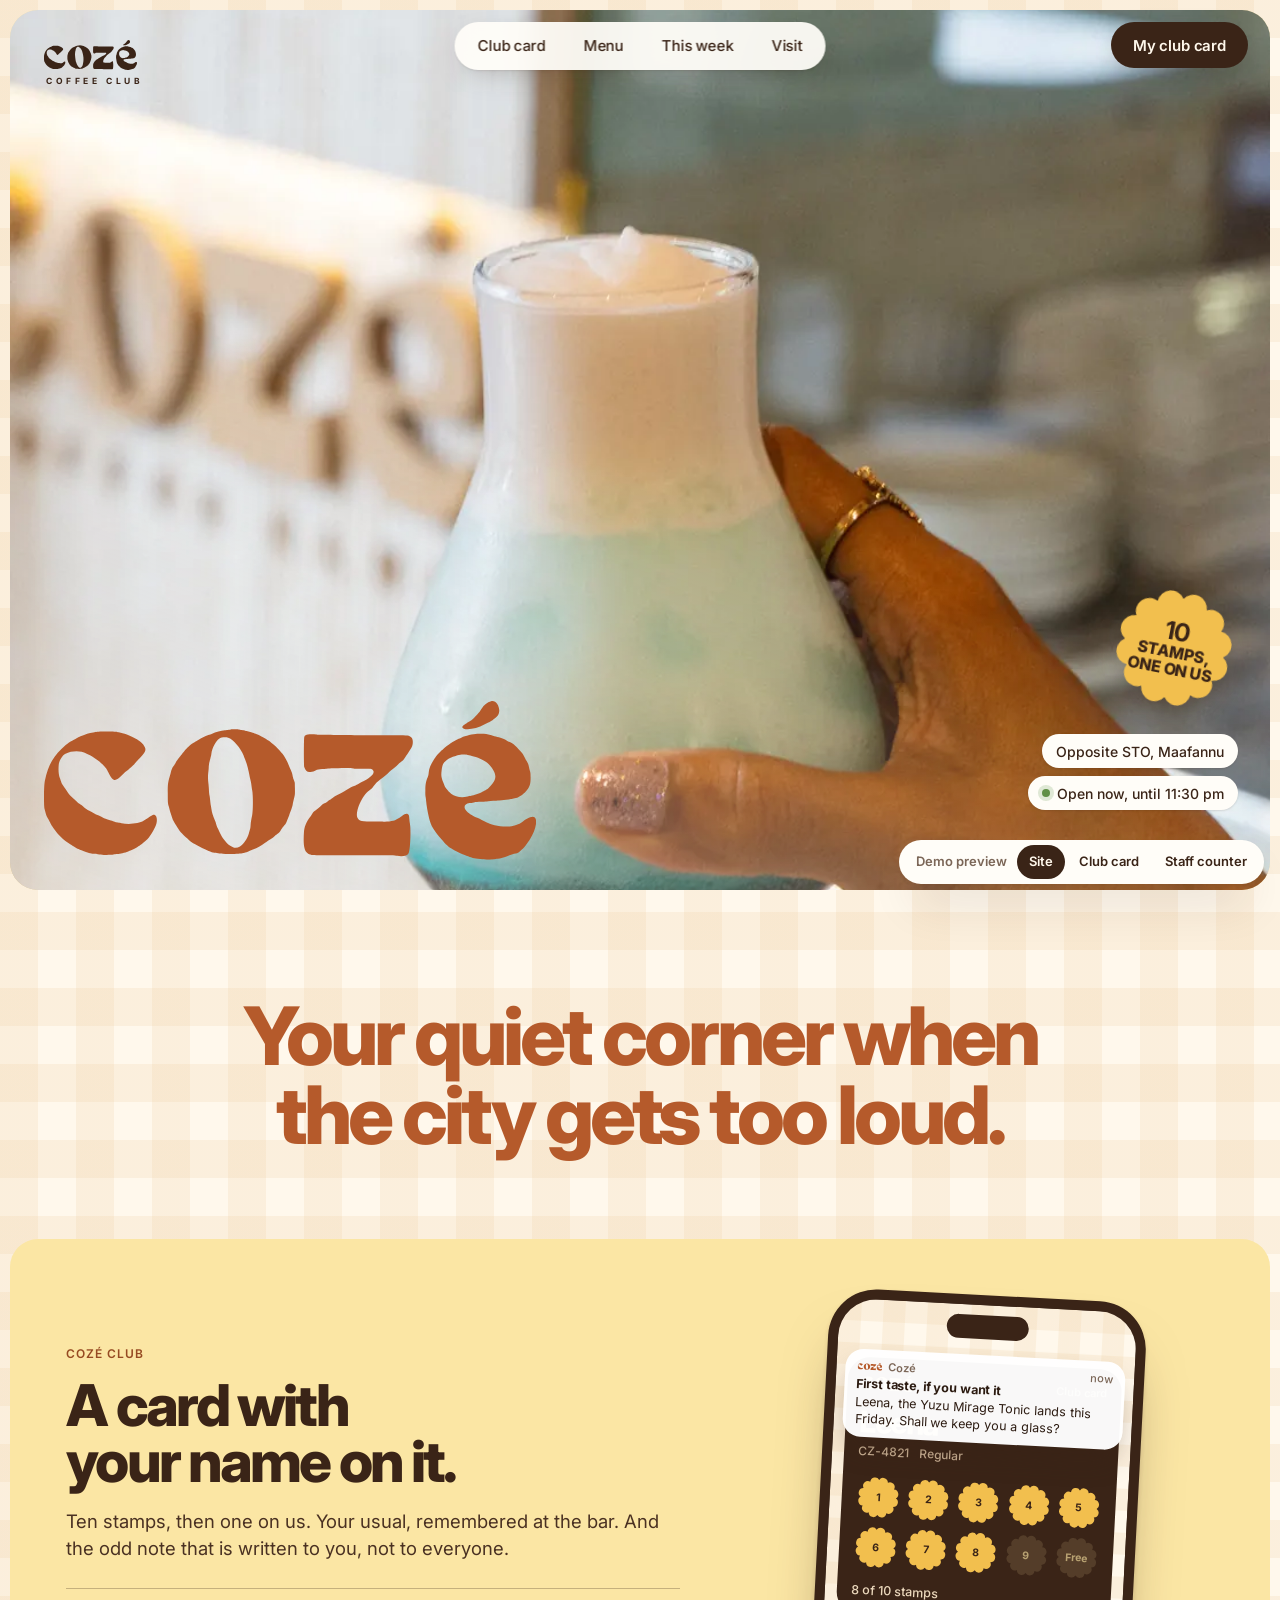
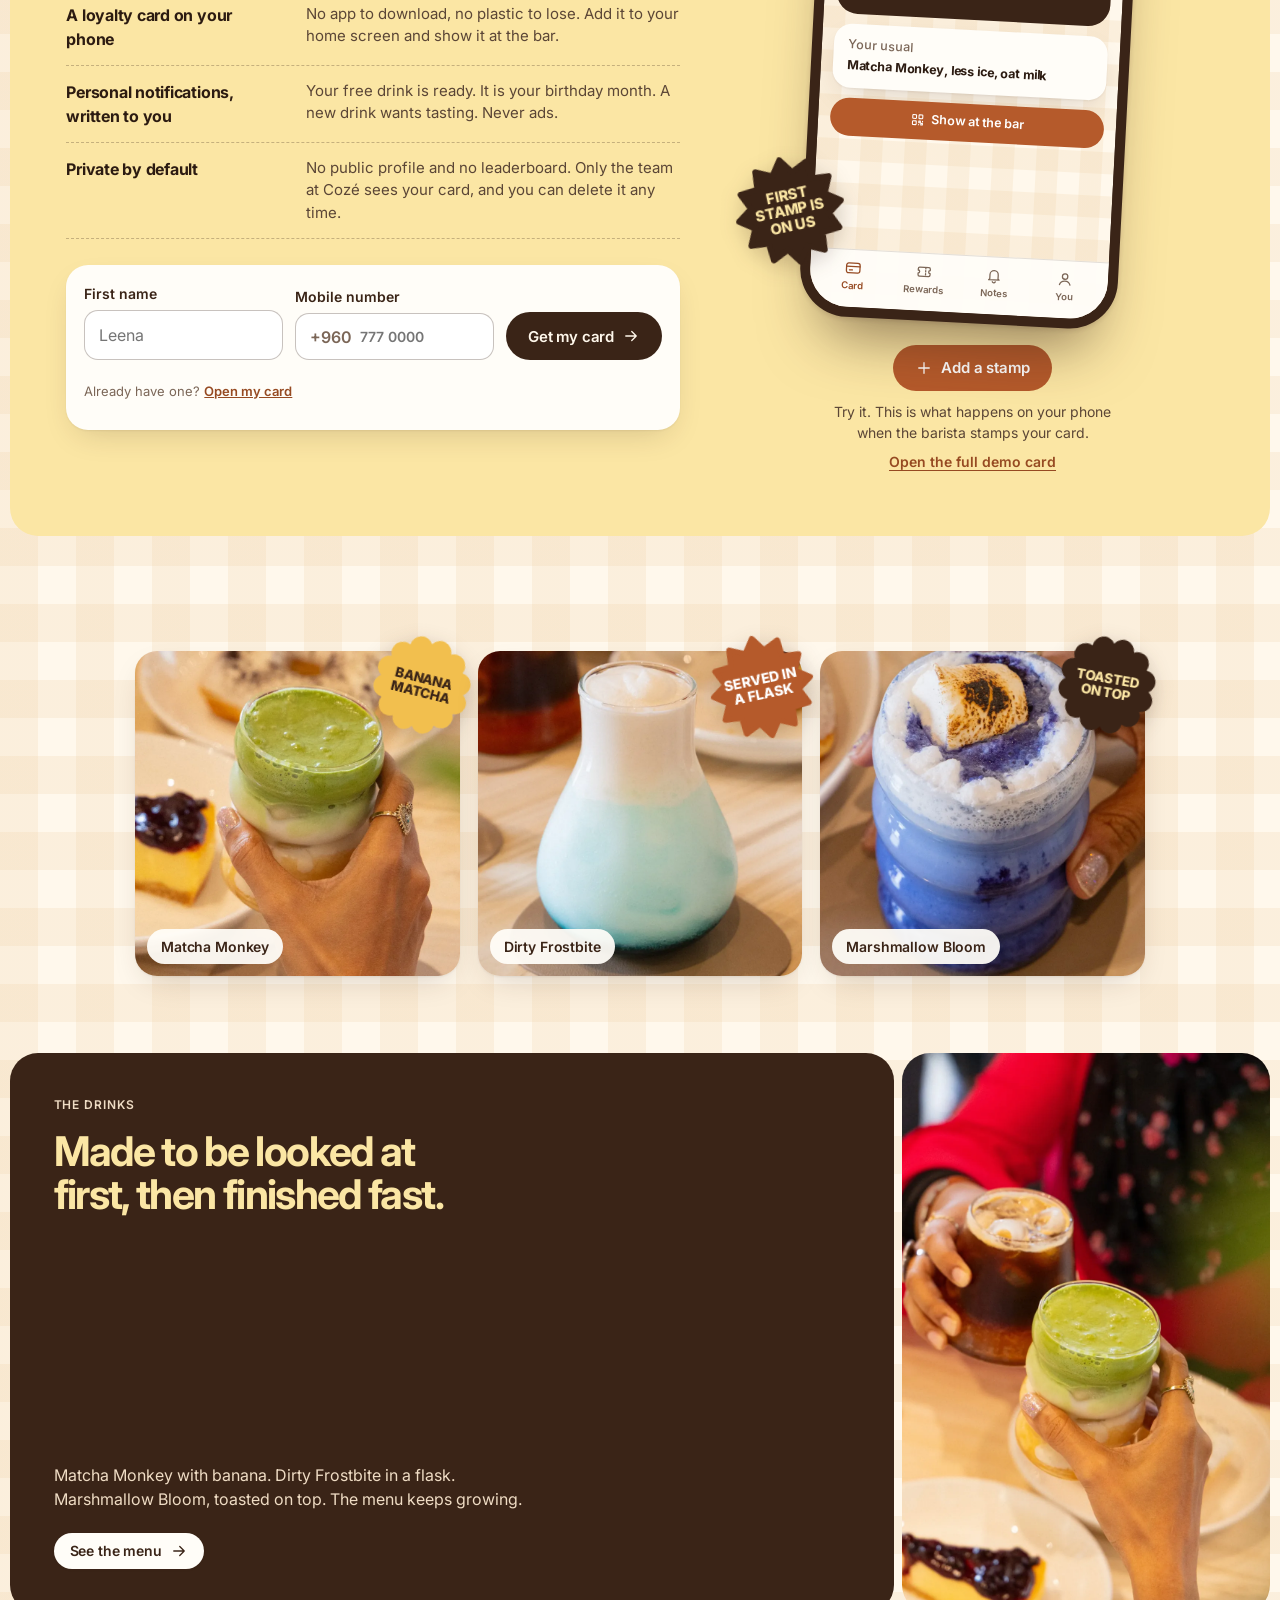
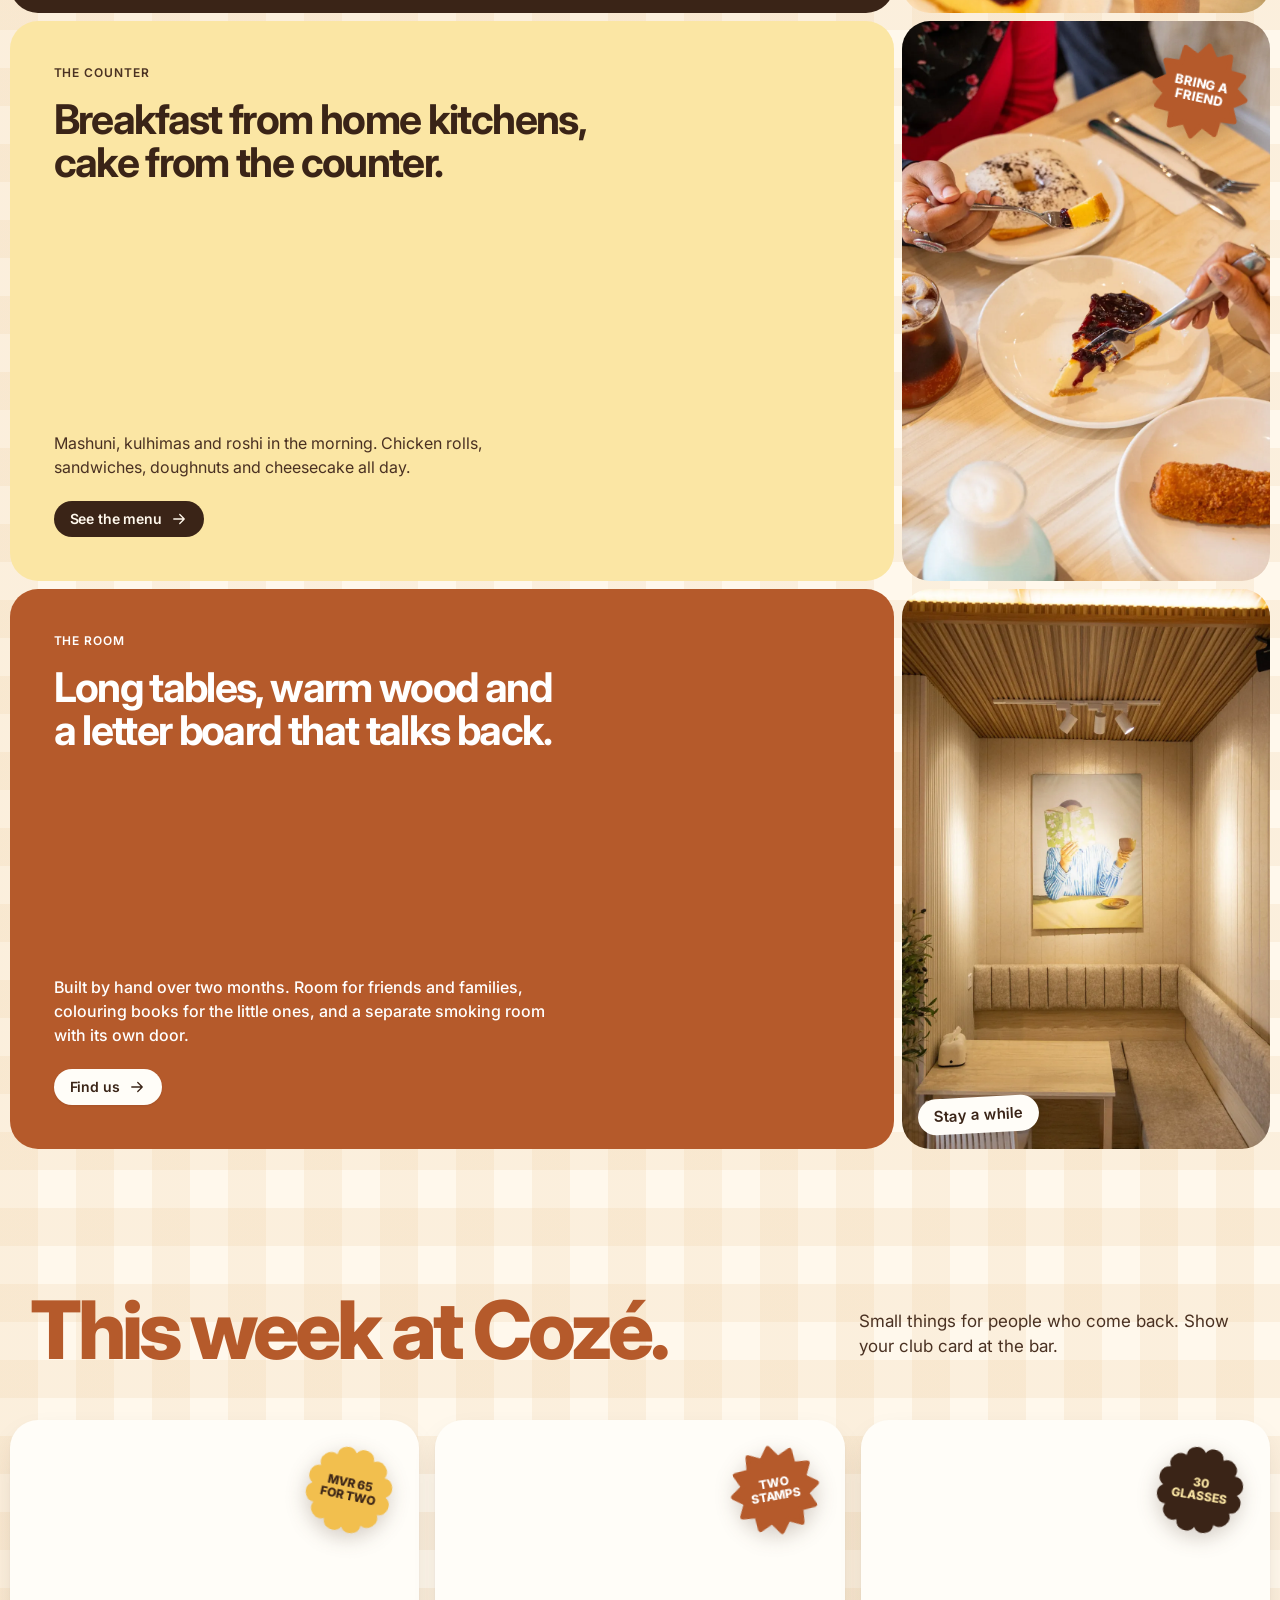
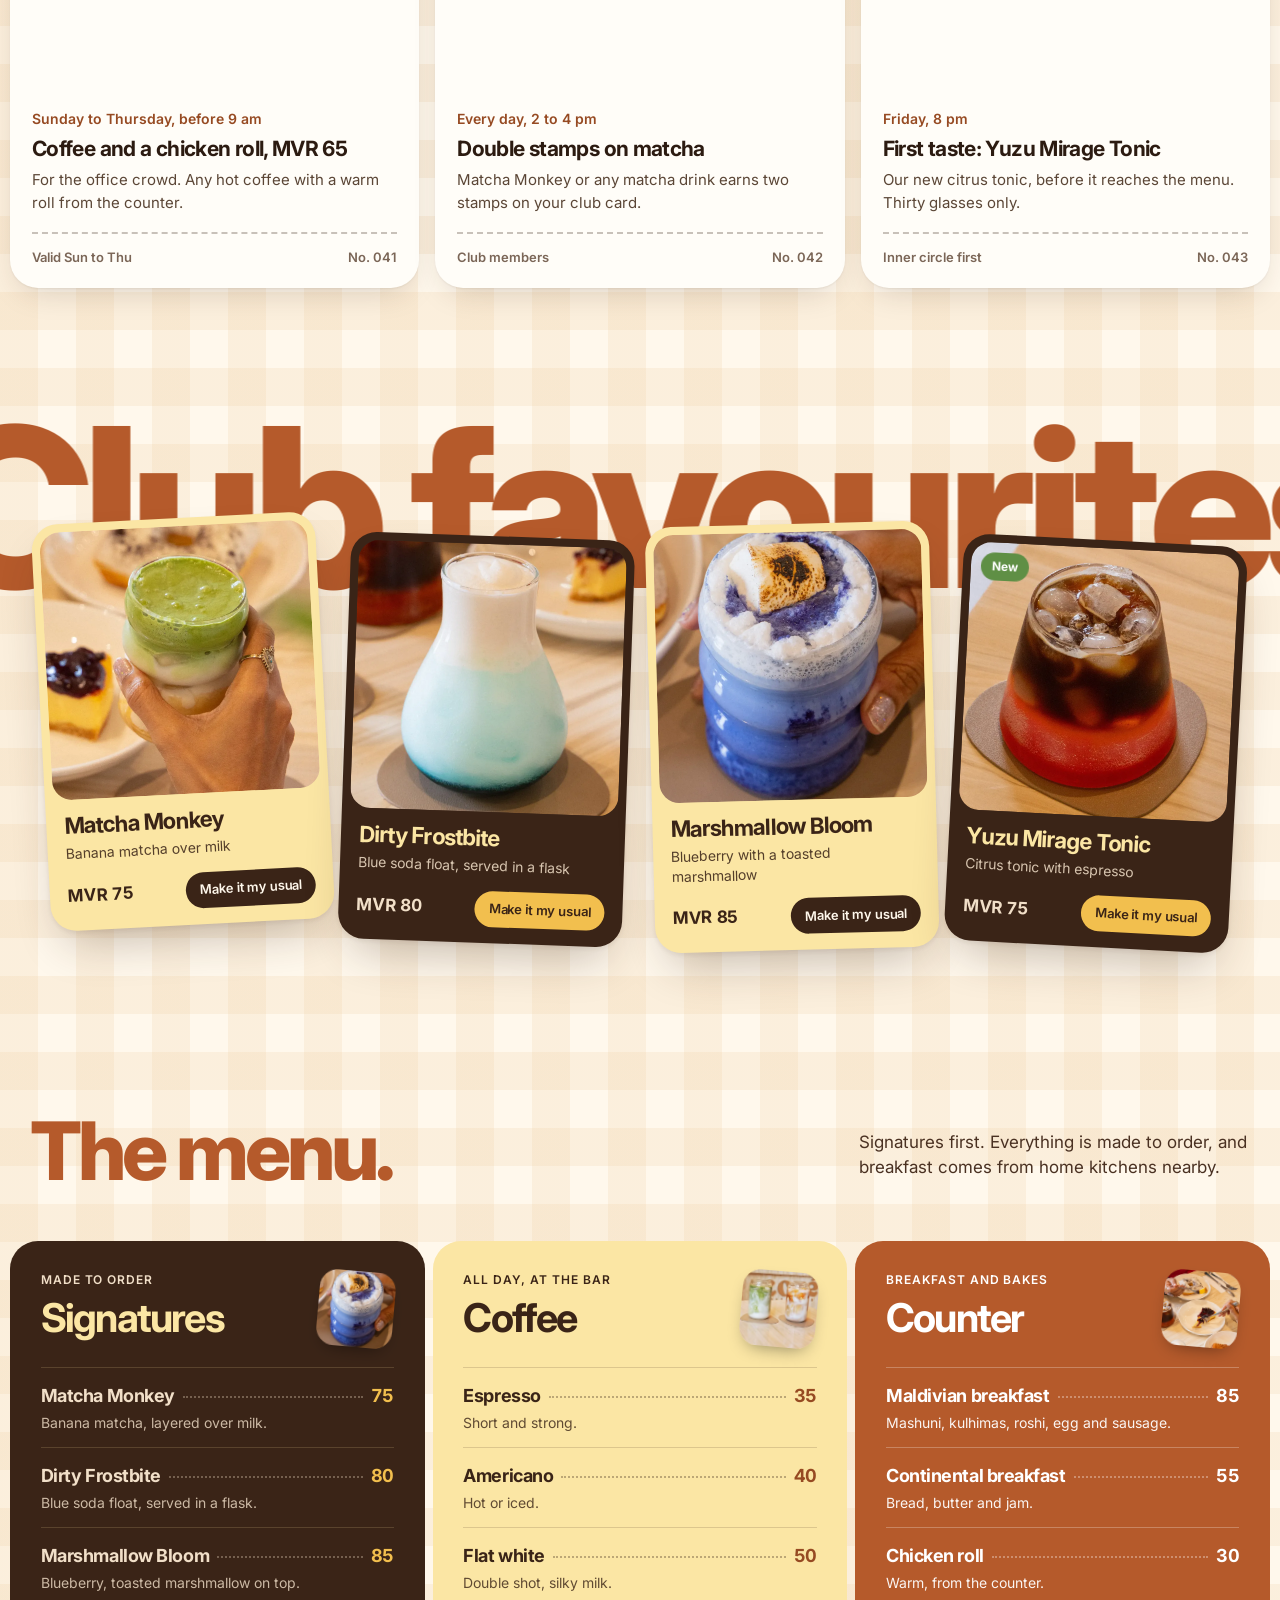
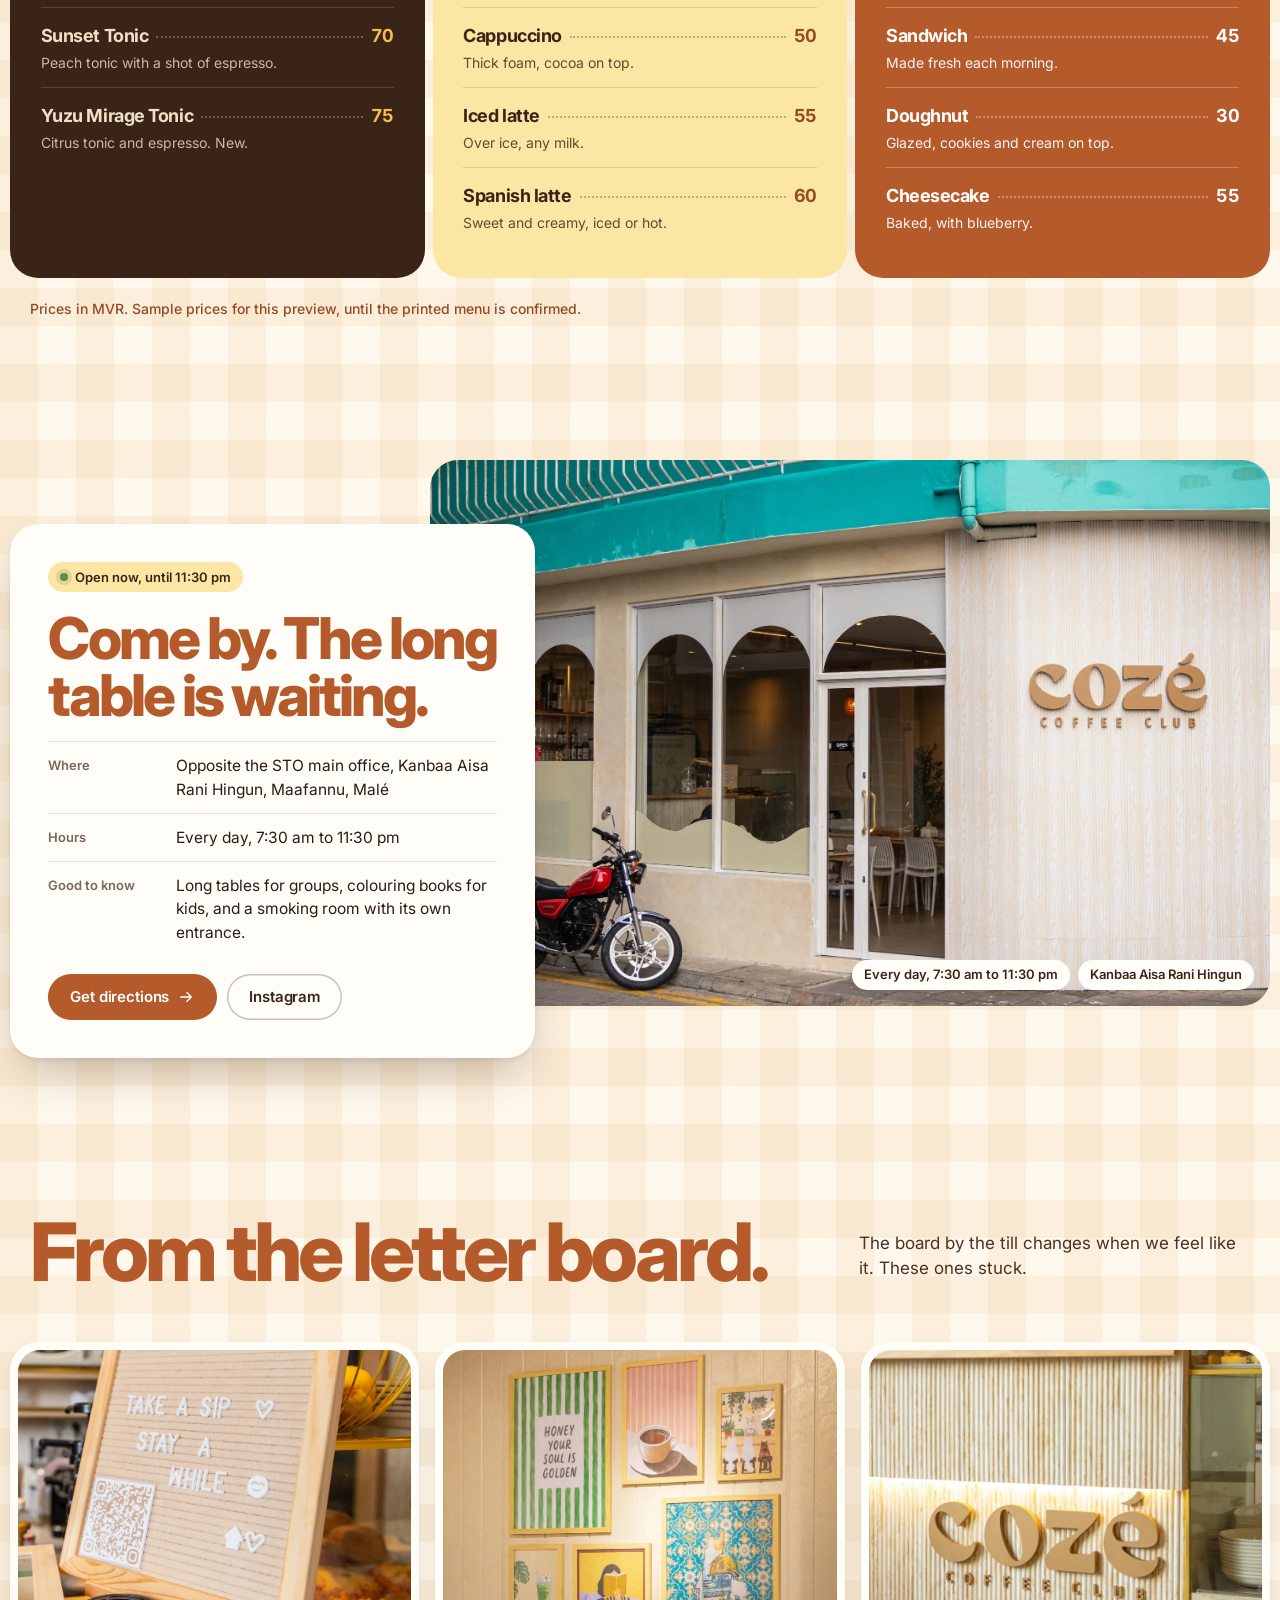
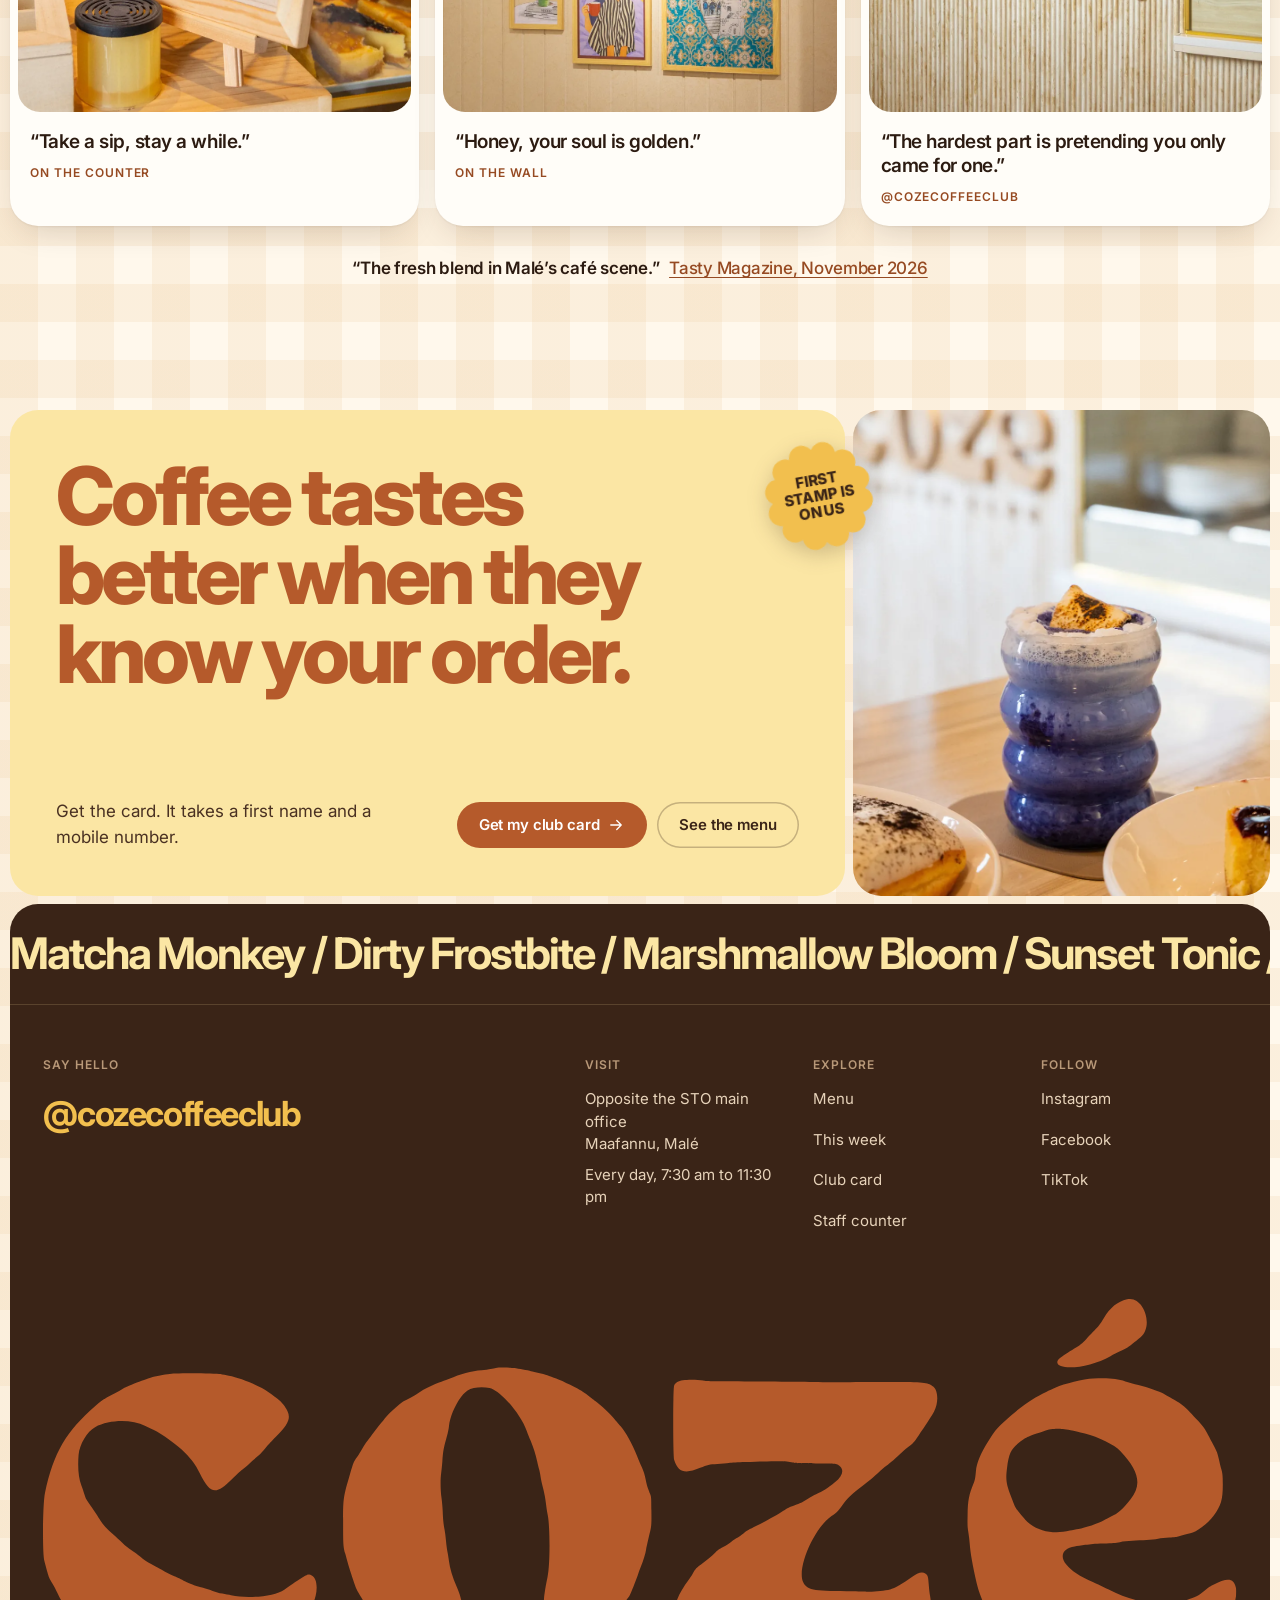
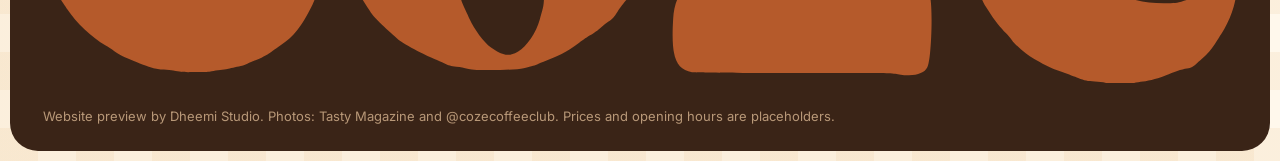
<file: index.html>
<!doctype html>
<html lang="en">
<head>
<meta charset="utf-8">
<meta name="viewport" content="width=device-width, initial-scale=1, viewport-fit=cover">
<title>Cozé Coffee Club, Malé. Your quiet corner when the city gets too loud.</title>
<meta name="description" content="Cozé Coffee Club in Maafannu, Malé. Signature drinks, breakfast from home kitchens, and a club card that remembers your usual.">
<meta property="og:title" content="Cozé Coffee Club, Malé">
<meta property="og:description" content="Your quiet corner when the city gets too loud. Signature drinks and a club card that remembers your usual.">
<meta property="og:image" content="https://muaaadh.github.io/Coze-Cafe/assets/img/og.jpg">
<meta property="og:url" content="https://muaaadh.github.io/Coze-Cafe/">
<meta property="og:type" content="website">
<meta name="theme-color" content="#fff8ec">
<link rel="icon" href="assets/img/favicon.png">
<link rel="apple-touch-icon" href="assets/img/apple-touch-icon.png">
<link rel="preconnect" href="https://fonts.googleapis.com">
<link rel="preconnect" href="https://fonts.gstatic.com" crossorigin>
<link href="https://fonts.googleapis.com/css2?family=Inter:wght@400;500;600;700;800&display=swap" rel="stylesheet">
<link rel="stylesheet" href="assets/css/base.css">
<link rel="stylesheet" href="assets/css/site.css">
<script>
  /* Scroll reveals only hide things when scripts run. If site.js never reports ready, show everything. */
  document.documentElement.className = 'js';
  setTimeout(function () { if (!window.__cozeSiteReady) document.documentElement.className = ''; }, 2500);
</script>
</head>
<body class="gingham">
<script src="assets/js/brand.js"></script>
<a class="skip" href="#main">Skip to the page</a>

<aside class="demo-switch" aria-label="Demo preview">
  <span class="demo-label">Demo preview</span>
  <a href="index.html" aria-current="page">Site</a>
  <a href="club/index.html">Club card</a>
  <a href="staff/index.html">Staff counter</a>
</aside>

<nav class="capsule" aria-label="Main">
  <a href="#club">Club card</a>
  <a href="#menu">Menu</a>
  <a href="#week">This week</a>
  <a href="#visit">Visit</a>
</nav>
<a class="btn top-cta" href="club/index.html">My club card</a>

<header class="hero" id="top">
  <picture class="hero-photo">
    <source media="(max-width: 700px)" srcset="assets/img/hero-tall.webp">
    <img src="assets/img/hero.webp" width="2400" height="1350" alt="A hand holding up a blue Dirty Frostbite, served in a flask, in front of the Cozé sign on the counter" fetchpriority="high">
  </picture>
  <a class="hero-brand" href="#top" aria-label="Cozé Coffee Club, back to the top">
    <svg class="wm" viewBox="0 0 3244 1046" aria-hidden="true"><use href="#coze"/></svg>
    <span>Coffee Club</span>
  </a>
  <div class="hero-foot">
    <h1 class="hero-word">
      <span class="sr-only">Cozé Coffee Club</span>
      <svg class="wm" viewBox="0 0 3244 1046" aria-hidden="true"><use href="#coze"/></svg>
    </h1>
    <div class="hero-side">
      <a class="sticker hero-sticker" href="#club" style="--size:128px;--tilt:11deg" aria-label="Collect stamps and the next drink is on us. See the club card.">
        <svg aria-hidden="true"><use href="#scallop"/></svg>
        <span><b data-need>10</b>stamps, one on us</span>
      </a>
      <span class="pill">Opposite STO, Maafannu</span>
      <span class="pill" data-open-pill><i class="dot"></i><span data-open-label>Every day, 7:30 am to 11:30 pm</span></span>
    </div>
  </div>
</header>

<main id="main">

  <section class="intro wrap" aria-labelledby="intro-title">
    <h2 id="intro-title" class="display h-xl center" data-reveal>Your quiet corner when the city gets too loud.</h2>
  </section>


  <!-- The club card: the main feature, kept within one scroll of the top. -->
  <section id="club" class="club wrap" aria-labelledby="club-title">
    <div class="club-panel">
      <div class="club-copy">
        <p class="eyebrow">Cozé Club</p>
        <h2 id="club-title" class="display h-lg">A card with your name on it.</h2>
        <p class="lead"><span data-need-word>Ten</span> stamps, then one on us. Your usual, remembered at the bar. And the odd note that is written to you, not to everyone.</p>
        <dl class="club-points">
          <div><dt>A loyalty card on your phone</dt><dd>No app to download, no plastic to lose. Add it to your home screen and show it at the bar.</dd></div>
          <div><dt>Personal notifications, written to you</dt><dd>Your free drink is ready. It is your birthday month. A new drink wants tasting. Never ads.</dd></div>
          <div><dt>Private by default</dt><dd>No public profile and no leaderboard. Only the team at Cozé sees your card, and you can delete it any time.</dd></div>
        </dl>
        <div class="join is-member" id="joinMember" hidden>
          <p><b data-member-line>Your card</b><span data-member-sub></span></p>
          <a class="btn" href="club/index.html">Open my card <svg class="icon" aria-hidden="true"><use href="#i-arrow"/></svg></a>
        </div>
        <form class="join" id="joinForm" action="club/index.html" method="get" novalidate>
          <label class="field">
            <span>First name</span>
            <input type="text" name="first" autocomplete="given-name" maxlength="30" required placeholder="Leena">
          </label>
          <label class="field">
            <span>Mobile number</span>
            <span class="tel"><i>+960</i><input type="tel" name="mobile" inputmode="numeric" autocomplete="tel-national" maxlength="16" required placeholder="777 0000"></span>
          </label>
          <button class="btn btn-block" type="submit">Get my card <svg class="icon" aria-hidden="true"><use href="#i-arrow"/></svg></button>
          <p class="field-error" id="joinError" role="alert" hidden></p>
          <p class="hint">Already have one? <a href="club/index.html">Open my card</a></p>
        </form>
      </div>

      <div class="club-show">
        <div class="phone" id="phoneDemo">
          <div class="phone-notch" aria-hidden="true"></div>
          <div class="phone-screen">
            <div class="phone-note" id="phoneNote" role="status" aria-live="polite">
              <span class="phone-note-app"><svg class="wm" viewBox="0 0 3244 1046" aria-hidden="true"><use href="#coze"/></svg> Cozé <i>now</i></span>
              <b data-note-title>First taste, if you want it</b>
              <span data-note-body>Leena, the Yuzu Mirage Tonic lands this Friday. Shall we keep you a glass?</span>
            </div>
            <div class="mini-card">
              <div class="mini-card-top">
                <svg class="wm" viewBox="0 0 3244 1046" aria-hidden="true"><use href="#coze"/></svg>
                <span>Club card</span>
              </div>
              <p class="mini-name">Leena</p>
              <p class="mini-meta"><span>CZ-4821</span><span>Regular</span></p>
              <ul class="mini-stamps" id="phoneStamps" aria-label="Stamps on the sample card"></ul>
              <p class="mini-line" id="phoneLine">8 of 10 stamps</p>
            </div>
            <div class="mini-usual">
              <span>Your usual</span>
              <b>Matcha Monkey, less ice, oat milk</b>
            </div>
            <span class="mini-btn"><svg class="icon" aria-hidden="true"><use href="#i-qr"/></svg> Show at the bar</span>
            <div class="mini-tabs" aria-hidden="true">
              <span class="is-on"><svg class="icon"><use href="#i-card"/></svg>Card</span>
              <span><svg class="icon"><use href="#i-ticket"/></svg>Rewards</span>
              <span><svg class="icon"><use href="#i-bell"/></svg>Notes</span>
              <span><svg class="icon"><use href="#i-person"/></svg>You</span>
            </div>
          </div>
        </div>
        <div class="club-try">
          <button class="btn btn-toast" type="button" id="phoneStampBtn"><svg class="icon" aria-hidden="true"><use href="#i-plus"/></svg> Add a stamp</button>
          <p>Try it. This is what happens on your phone when the barista stamps your card. <a href="club/index.html?demo=1">Open the full demo card</a></p>
        </div>
        <div class="sticker is-espresso club-sticker" data-welcome style="--size:118px;--tilt:-12deg"><svg aria-hidden="true"><use href="#burst"/></svg><span>First stamp is on us</span></div>
      </div>
    </div>
  </section>

  <section class="tiles-wrap wrap" aria-label="Three signature drinks">
    <ul class="tiles">
      <li class="tile" data-reveal style="--d:0ms">
        <img src="assets/img/drink-matcha-monkey.webp" width="900" height="900" alt="Matcha Monkey, a layered banana matcha, held over a table of cake" loading="lazy">
        <div class="sticker" style="--size:108px;--tilt:14deg"><svg aria-hidden="true"><use href="#scallop"/></svg><span>Banana matcha</span></div>
        <p class="tile-name">Matcha Monkey</p>
      </li>
      <li class="tile" data-reveal style="--d:90ms">
        <img src="assets/img/drink-dirty-frostbite.webp" width="900" height="900" alt="Dirty Frostbite, a pale blue drink with a white foam top, in a flask-shaped glass" loading="lazy">
        <div class="sticker is-toast" style="--size:112px;--tilt:-12deg"><svg aria-hidden="true"><use href="#burst"/></svg><span>Served in a flask</span></div>
        <p class="tile-name">Dirty Frostbite</p>
      </li>
      <li class="tile" data-reveal style="--d:180ms">
        <img src="assets/img/drink-marshmallow-bloom.webp" width="900" height="900" alt="Marshmallow Bloom, a blueberry drink topped with a toasted marshmallow" loading="lazy">
        <div class="sticker is-espresso" style="--size:108px;--tilt:10deg"><svg aria-hidden="true"><use href="#scallop"/></svg><span>Toasted on top</span></div>
        <p class="tile-name">Marshmallow Bloom</p>
      </li>
    </ul>
  </section>

  <!-- Three panels that stack over each other while scrolling. -->
  <section class="stack wrap" aria-label="The drinks, the counter and the room">
    <article class="panel is-espresso" style="--i:0">
      <div class="panel-copy">
        <p class="eyebrow">The drinks</p>
        <h3 class="display h-md">Made to be looked at first, then finished fast.</h3>
        <p>Matcha Monkey with banana. Dirty Frostbite in a flask. Marshmallow Bloom, toasted on top. The menu keeps growing.</p>
        <a class="btn btn-light btn-sm" href="#menu">See the menu <svg class="icon" aria-hidden="true"><use href="#i-arrow"/></svg></a>
      </div>
      <figure class="panel-photo"><img src="assets/img/panel-drinks.webp" width="1000" height="1500" alt="Two friends raising an iced coffee and a Matcha Monkey over a table" loading="lazy"></figure>
    </article>
    <article class="panel is-butter" style="--i:1">
      <div class="panel-copy">
        <p class="eyebrow">The counter</p>
        <h3 class="display h-md">Breakfast from home kitchens, cake from the counter.</h3>
        <p>Mashuni, kulhimas and roshi in the morning. Chicken rolls, sandwiches, doughnuts and cheesecake all day.</p>
        <a class="btn btn-sm" href="#menu">See the menu <svg class="icon" aria-hidden="true"><use href="#i-arrow"/></svg></a>
      </div>
      <figure class="panel-photo">
        <img src="assets/img/panel-counter.webp" width="1000" height="1500" alt="A table with a cookies and cream doughnut, blueberry cheesecake and a chicken roll" loading="lazy">
        <div class="sticker is-toast" style="--size:104px;--tilt:12deg"><svg aria-hidden="true"><use href="#burst"/></svg><span>Bring a friend</span></div>
      </figure>
    </article>
    <article class="panel is-toast" style="--i:2">
      <div class="panel-copy">
        <p class="eyebrow">The room</p>
        <h3 class="display h-md">Long tables, warm wood and a letter board that talks back.</h3>
        <p>Built by hand over two months. Room for friends and families, colouring books for the little ones, and a separate smoking room with its own door.</p>
        <a class="btn btn-light btn-sm" href="#visit">Find us <svg class="icon" aria-hidden="true"><use href="#i-arrow"/></svg></a>
      </div>
      <figure class="panel-photo">
        <img src="assets/img/panel-room.webp" width="1000" height="1500" alt="A quiet booth at Cozé with a slatted wood ceiling and a painting of someone reading" loading="lazy">
        <span class="pill panel-pill">Stay a while</span>
      </figure>
    </article>
  </section>

  <section id="week" class="week wrap" aria-labelledby="week-title">
    <header class="split-head">
      <h2 id="week-title" class="display h-xl" data-reveal>This week at Cozé.</h2>
      <p data-reveal>Small things for people who come back. Show your club card at the bar.</p>
    </header>
    <ul class="tickets" id="offers"></ul>
  </section>

  <section class="favs" aria-labelledby="favs-title">
    <h2 id="favs-title" class="favs-word display"><span id="favsWord">Club favourites</span></h2>
    <ul class="fav-cards wrap" id="favs"></ul>
  </section>

  <section id="menu" class="menu wrap" aria-labelledby="menu-title">
    <header class="split-head">
      <h2 id="menu-title" class="display h-xl" data-reveal>The menu.</h2>
      <p data-reveal>Signatures first. Everything is made to order, and breakfast comes from home kitchens nearby.</p>
    </header>
    <div class="menu-cols" id="menuCols"></div>
    <p class="menu-foot">Prices in MVR. Sample prices for this preview, until the printed menu is confirmed.</p>
    <noscript><p class="menu-foot">Turn on JavaScript to see the menu and this week's offers.</p></noscript>
  </section>

  <section id="visit" class="visit wrap" aria-labelledby="visit-title">
    <figure class="visit-photo">
      <img src="assets/img/storefront.webp" width="2000" height="1333" alt="The Cozé Coffee Club shop front, with arched windows and the sign beside the door" loading="lazy">
      <figcaption class="visit-pills">
        <span class="pill" data-hours-pill>Every day, 7:30 am to 11:30 pm</span>
        <span class="pill">Kanbaa Aisa Rani Hingun</span>
      </figcaption>
    </figure>
    <div class="visit-card" data-reveal>
      <span class="pill" data-open-pill><i class="dot"></i><span data-open-label>Every day, 7:30 am to 11:30 pm</span></span>
      <h2 id="visit-title" class="display h-lg">Come by. The long table is waiting.</h2>
      <dl class="facts">
        <div><dt>Where</dt><dd>Opposite the STO main office, Kanbaa Aisa Rani Hingun, Maafannu, Malé</dd></div>
        <div><dt>Hours</dt><dd data-hours>Every day, 7:30 am to 11:30 pm</dd></div>
        <div><dt>Good to know</dt><dd>Long tables for groups, colouring books for kids, and a smoking room with its own entrance.</dd></div>
      </dl>
      <div class="btn-row">
        <a class="btn btn-toast" href="https://www.google.com/maps/search/?api=1&amp;query=STO+Head+Office%2C+Kanbaa+Aisa+Rani+Hingun%2C+Mal%C3%A9" target="_blank" rel="noopener">Get directions <svg class="icon" aria-hidden="true"><use href="#i-arrow"/></svg></a>
        <a class="btn btn-ghost" href="https://www.instagram.com/cozecoffeeclub/" target="_blank" rel="noopener">Instagram</a>
      </div>
    </div>
  </section>

  <section class="words wrap" aria-labelledby="words-title">
    <header class="split-head">
      <h2 id="words-title" class="display h-xl" data-reveal>From the letter board.</h2>
      <p data-reveal>The board by the till changes when we feel like it. These ones stuck.</p>
    </header>
    <ul class="word-cards">
      <li class="word-card" data-reveal style="--d:0ms">
        <img src="assets/img/board.webp" width="1000" height="1106" alt="The letter board on the counter reading: take a sip, stay a while" loading="lazy">
        <blockquote>“Take a sip, stay a while.”</blockquote>
        <p class="eyebrow">On the counter</p>
      </li>
      <li class="word-card" data-reveal style="--d:90ms">
        <img src="assets/img/prints.webp" width="1000" height="1106" alt="Framed prints on the wall, one reading: honey, your soul is golden" loading="lazy">
        <blockquote>“Honey, your soul is golden.”</blockquote>
        <p class="eyebrow">On the wall</p>
      </li>
      <li class="word-card" data-reveal style="--d:180ms">
        <img src="assets/img/counter-sign.webp" width="1000" height="844" alt="The Cozé Coffee Club sign on the ribbed wooden counter" loading="lazy">
        <blockquote>“The hardest part is pretending you only came for one.”</blockquote>
        <p class="eyebrow">@cozecoffeeclub</p>
      </li>
    </ul>
    <p class="press">“The fresh blend in Malé’s café scene.” <a href="https://tasty.mv/new-openings-closings/a-fresh-blend-in-mals-caf-scene-" target="_blank" rel="noopener">Tasty Magazine, November 2026</a></p>
  </section>

  <section class="closing wrap" aria-labelledby="closing-title">
    <div class="closing-copy">
      <div class="sticker closing-sticker" data-welcome style="--size:120px;--tilt:-10deg"><svg aria-hidden="true"><use href="#scallop"/></svg><span>First stamp is on us</span></div>
      <h2 id="closing-title" class="display h-xl">Coffee tastes better when they know your order.</h2>
      <div class="closing-row">
        <p>Get the card. It takes a first name and a mobile number.</p>
        <div class="btn-row">
          <a class="btn btn-toast" href="club/index.html">Get my club card <svg class="icon" aria-hidden="true"><use href="#i-arrow"/></svg></a>
          <a class="btn btn-ghost" href="#menu">See the menu</a>
        </div>
      </div>
    </div>
    <figure class="closing-photo"><img src="assets/img/closing.webp" width="1000" height="1087" alt="A Marshmallow Bloom on a wooden table with the Cozé sign behind it" loading="lazy"></figure>
  </section>

</main>

<footer class="foot wrap">
  <div class="foot-inner">
    <div class="marquee" aria-hidden="true">
      <div class="marquee-track">
        <span>Matcha Monkey / Dirty Frostbite / Marshmallow Bloom / Sunset Tonic / Yuzu Mirage Tonic / Cheesecake / Chicken roll / Mashuni and roshi /&nbsp;</span>
        <span>Matcha Monkey / Dirty Frostbite / Marshmallow Bloom / Sunset Tonic / Yuzu Mirage Tonic / Cheesecake / Chicken roll / Mashuni and roshi /&nbsp;</span>
      </div>
    </div>
    <div class="foot-cols">
      <div class="foot-hello">
        <p class="eyebrow">Say hello</p>
        <a class="foot-big" href="https://www.instagram.com/cozecoffeeclub/" target="_blank" rel="noopener">@cozecoffeeclub</a>
      </div>
      <div>
        <p class="eyebrow">Visit</p>
        <p>Opposite the STO main office<br>Maafannu, Malé</p>
        <p data-hours>Every day, 7:30 am to 11:30 pm</p>
      </div>
      <div>
        <p class="eyebrow">Explore</p>
        <ul>
          <li><a href="#menu">Menu</a></li>
          <li><a href="#week">This week</a></li>
          <li><a href="club/index.html">Club card</a></li>
          <li><a href="staff/index.html">Staff counter</a></li>
        </ul>
      </div>
      <div>
        <p class="eyebrow">Follow</p>
        <ul>
          <li><a href="https://www.instagram.com/cozecoffeeclub/" target="_blank" rel="noopener">Instagram</a></li>
          <li><a href="https://www.facebook.com/p/Coz%C3%A9-Coffee-Club-61589444917666/" target="_blank" rel="noopener">Facebook</a></li>
          <li><a href="https://www.tiktok.com/discover/coze-coffee-club" target="_blank" rel="noopener">TikTok</a></li>
        </ul>
      </div>
    </div>
    <svg class="wm foot-word" viewBox="0 0 3244 1046" role="img" aria-label="Cozé"><use href="#coze"/></svg>
    <p class="foot-small">Website preview by Dheemi Studio. Photos: Tasty Magazine and @cozecoffeeclub. Prices and opening hours are placeholders.</p>
  </div>
</footer>

<script src="assets/js/store.js"></script>
<script src="assets/js/ui.js"></script>
<script src="assets/js/site.js"></script>
</body>
</html>
</file>
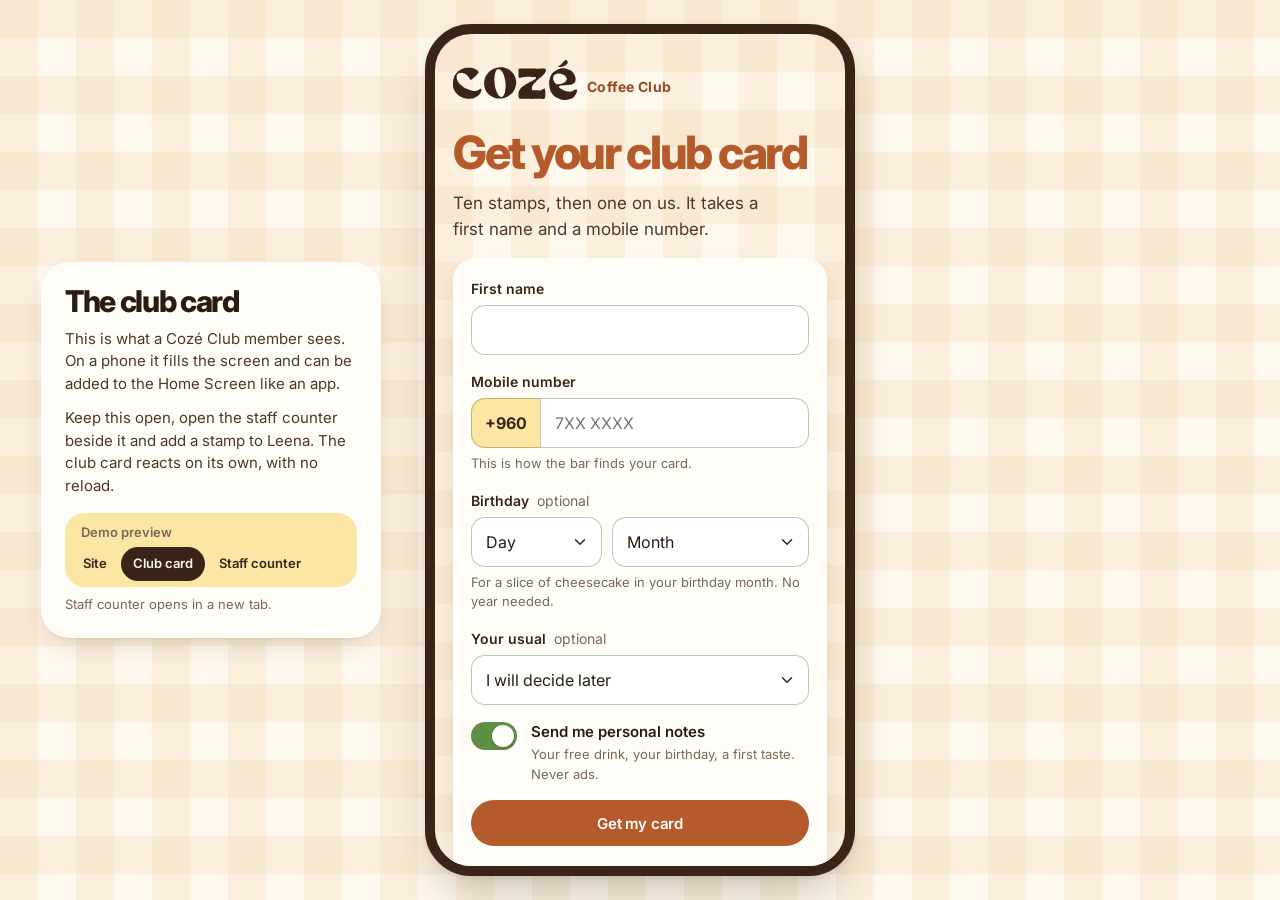
<file: club/index.html>
<!doctype html>
<html lang="en">
<head>
  <meta charset="utf-8">
  <meta name="viewport" content="width=device-width, initial-scale=1, viewport-fit=cover">
  <title>Cozé Club card</title>
  <meta name="description" content="The Cozé Coffee Club card. Ten stamps, then one on us. Your usual remembered, and notes written to you.">
  <meta name="theme-color" content="#3a2417">
  <meta name="mobile-web-app-capable" content="yes">
  <meta name="apple-mobile-web-app-capable" content="yes">
  <meta name="apple-mobile-web-app-status-bar-style" content="default">
  <meta name="apple-mobile-web-app-title" content="Cozé Club">
  <meta name="robots" content="noindex">
  <link rel="manifest" href="manifest.webmanifest">
  <link rel="apple-touch-icon" href="../assets/img/apple-touch-icon.png">
  <link rel="icon" type="image/png" href="../assets/img/favicon.png">
  <link rel="preconnect" href="https://fonts.googleapis.com">
  <link rel="preconnect" href="https://fonts.gstatic.com" crossorigin>
  <link href="https://fonts.googleapis.com/css2?family=Inter:wght@400;500;600;700;800&display=swap" rel="stylesheet">
  <link rel="stylesheet" href="../assets/css/base.css">
  <link rel="stylesheet" href="club.css">
</head>
<body class="gingham">

  <div class="stage">

    <!-- Shown beside the phone on wide screens only -->
    <aside class="stage-note" aria-label="About this demo">
      <h2>The club card</h2>
      <p>This is what a Cozé Club member sees. On a phone it fills the screen and can be added to the Home Screen like an app.</p>
      <p>Keep this open, open the staff counter beside it and add a stamp to Leena. The club card reacts on its own, with no reload.</p>
      <nav class="demo-switch" aria-label="Demo preview">
        <span class="demo-label">Demo preview</span>
        <a href="../index.html">Site</a>
        <a href="index.html" aria-current="page">Club card</a>
        <a href="../staff/index.html" target="_blank" rel="noopener">Staff counter</a>
      </nav>
      <p class="stage-fine">Staff counter opens in a new tab.</p>
    </aside>

    <div class="phone" id="phone">

      <!-- Demo only: jump between the three parts. Hidden when the club card runs from the Home Screen. -->
      <aside class="demo-switch is-strip" aria-label="Demo preview">
        <span class="demo-label">Demo preview</span>
        <a href="../index.html">Site</a>
        <a href="index.html" aria-current="page">Club card</a>
        <a href="../staff/index.html">Staff counter</a>
      </aside>

      <!-- A note arriving while the app is open slides down here, like a phone notification -->
      <button class="banner" id="banner" type="button" hidden>
        <img src="../assets/img/icon-192.png" alt="" width="40" height="40">
        <span class="banner-text">
          <span class="banner-top"><b>Cozé</b><span>now</span></span>
          <strong id="bannerTitle"></strong>
          <span id="bannerBody"></span>
        </span>
      </button>

      <!-- Signed out: get a card, open a card, or try the demo card -->
      <main class="gate" id="gate">
        <header class="gate-head">
          <svg class="wm" viewBox="0 0 3244 1046" role="img" aria-label="Cozé"><use href="#coze"></use></svg>
          <span>Coffee Club</span>
        </header>

        <h1>Get your club card</h1>
        <p class="lede"><span id="gateStamps">Ten</span> stamps, then one on us. It takes a first name and a mobile number.</p>

        <form class="panel form" id="joinForm" novalidate>
          <label class="field">
            <span>First name</span>
            <input name="first" type="text" autocomplete="given-name" autocapitalize="words" maxlength="24" required>
          </label>

          <div class="field">
            <label for="joinMobile">Mobile number</label>
            <div class="prefixed">
              <span aria-hidden="true">+960</span>
              <input id="joinMobile" name="mobile" type="tel" inputmode="numeric" autocomplete="tel-national" maxlength="16" placeholder="7XX XXXX" required aria-describedby="joinMobileHint">
            </div>
            <small id="joinMobileHint">This is how the bar finds your card.</small>
          </div>

          <fieldset class="field">
            <legend>Birthday <em>optional</em></legend>
            <div class="pair">
              <select name="bd" aria-label="Birthday day"></select>
              <select name="bm" aria-label="Birthday month"></select>
            </div>
            <small>For a slice of cheesecake in your birthday month. No year needed.</small>
          </fieldset>

          <label class="field">
            <span>Your usual <em>optional</em></span>
            <select name="usual"></select>
          </label>

          <label class="switch">
            <input type="checkbox" name="notes" checked>
            <span class="track" aria-hidden="true"></span>
            <span class="text"><b>Send me personal notes</b><small>Your free drink, your birthday, a first taste. Never ads.</small></span>
          </label>

          <p class="field-error" id="joinError" role="alert" hidden></p>
          <button class="btn btn-toast btn-block" type="submit">Get my card</button>
          <p class="fine">Your club card is private. No public profile, and only the team at Cozé sees it.</p>
        </form>

        <form class="panel form" id="signInForm" novalidate>
          <h2>Already have a card?</h2>
          <div class="field">
            <label for="signInMobile">Mobile number</label>
            <div class="prefixed">
              <span aria-hidden="true">+960</span>
              <input id="signInMobile" name="mobile" type="tel" inputmode="numeric" autocomplete="tel-national" maxlength="16" placeholder="7XX XXXX" required>
            </div>
          </div>
          <p class="field-error" id="signInError" role="alert" hidden></p>
          <button class="btn btn-block" type="submit">Open my card</button>
          <p class="fine">In the live app we confirm your number with a text code.</p>
        </form>

        <div class="panel demo-box">
          <p><b>Just looking?</b> Open a club card that already has stamps, a birthday treat and a few notes.</p>
          <button class="btn btn-sun btn-block" type="button" id="demoCard">Try the demo card (Leena)</button>
        </div>

        <p class="gate-links"><a href="../index.html">Back to the Cozé site</a><a href="../staff/index.html">Staff counter</a></p>
      </main>

      <!-- Signed in -->
      <div class="app" id="app" hidden>
        <header class="topbar">
          <a class="topbar-brand" href="#card" aria-label="Cozé Club, your club card">
            <svg class="wm" viewBox="0 0 3244 1046" aria-hidden="true"><use href="#coze"></use></svg>
            <span>Club</span>
          </a>
          <a class="bell" id="bell" href="#notes">
            <svg class="icon" aria-hidden="true"><use href="#i-bell"></use></svg>
            <span class="bell-count" id="bellCount" hidden></span>
            <span class="sr-only" id="bellLabel">Notes</span>
          </a>
        </header>

        <main class="view" id="view" tabindex="-1"></main>

        <nav class="tabbar" aria-label="Sections">
          <a href="#card" data-tab="card"><svg class="icon" aria-hidden="true"><use href="#i-card"></use></svg><span>Card</span></a>
          <a href="#rewards" data-tab="rewards"><svg class="icon" aria-hidden="true"><use href="#i-ticket"></use></svg><span>Rewards</span><i class="tab-dot" id="rewardsDot" hidden></i></a>
          <a href="#notes" data-tab="notes"><svg class="icon" aria-hidden="true"><use href="#i-bell"></use></svg><span>Notes</span><i class="tab-dot" id="notesDot" hidden></i></a>
          <a href="#you" data-tab="you"><svg class="icon" aria-hidden="true"><use href="#i-person"></use></svg><span>You</span></a>
        </nav>
      </div>

      <noscript><p class="noscript">The club card needs JavaScript turned on.</p></noscript>
    </div>
  </div>

  <!-- "Show at the bar": the QR code and card number staff scan or type -->
  <dialog class="sheet" id="qrSheet" aria-labelledby="qrTitle">
    <div class="sheet-body">
      <p class="sheet-kicker" id="qrTitle">Show this at the bar</p>
      <div class="qr-box" id="qrBox"></div>
      <p class="qr-number num" id="qrNumber"></p>
      <p class="qr-name" id="qrName"></p>
      <p class="qr-usual" id="qrUsual"></p>
      <button class="btn btn-block" type="button" data-close>Done</button>
    </div>
  </dialog>

  <!-- Yes / no questions: use a reward, delete the card -->
  <dialog class="sheet" id="askSheet" aria-labelledby="askTitle">
    <div class="sheet-body">
      <h2 id="askTitle"></h2>
      <div class="ask-text" id="askText"></div>
      <div class="ask-actions">
        <button class="btn btn-ghost" type="button" id="askNo">Not now</button>
        <button class="btn" type="button" id="askYes">Yes</button>
      </div>
    </div>
  </dialog>

  <script src="../assets/js/brand.js"></script>
  <script src="../assets/vendor/qrcode.js"></script>
  <script src="../assets/js/store.js"></script>
  <script src="../assets/js/ui.js"></script>
  <script src="club.js"></script>
</body>
</html>
</file>
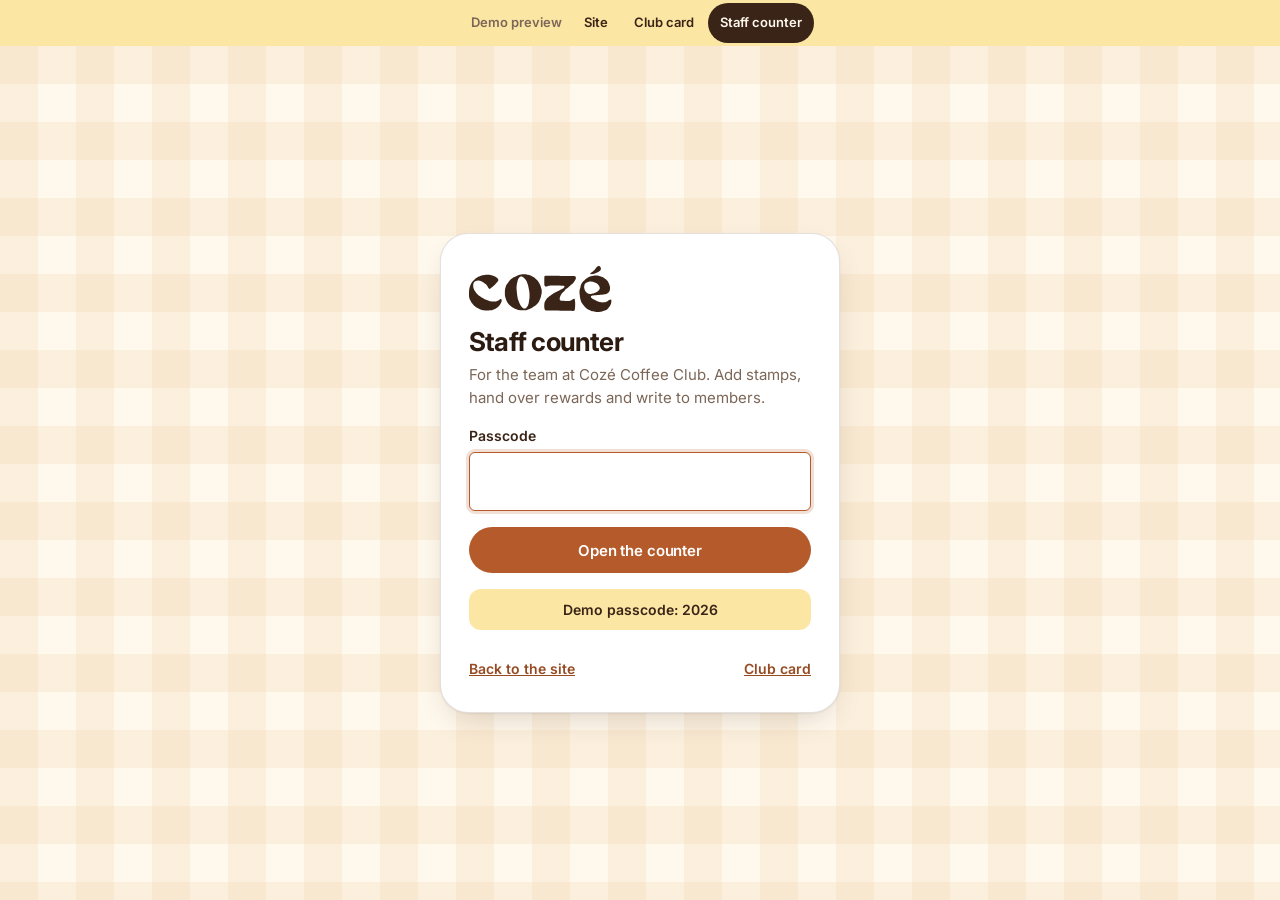
<file: staff/index.html>
<!doctype html>
<html lang="en">
<head>
<meta charset="utf-8">
<meta name="viewport" content="width=device-width, initial-scale=1, viewport-fit=cover">
<meta name="robots" content="noindex">
<meta name="theme-color" content="#3a2417">
<title>Cozé staff counter</title>
<link rel="icon" href="../assets/img/favicon.png">
<link rel="preconnect" href="https://fonts.googleapis.com">
<link rel="preconnect" href="https://fonts.gstatic.com" crossorigin>
<link href="https://fonts.googleapis.com/css2?family=Inter:wght@400;500;600;700;800&display=swap" rel="stylesheet">
<link rel="stylesheet" href="../assets/css/base.css">
<link rel="stylesheet" href="staff.css">
</head>
<body class="staff">

<noscript><p class="noscript">The staff counter needs JavaScript switched on.</p></noscript>

<aside class="demo-switch is-strip" id="demo-strip" aria-label="Demo preview"><span class="demo-label">Demo preview</span><a href="../index.html">Site</a><a href="../club/index.html">Club card</a><a href="index.html" aria-current="page">Staff counter</a></aside>

<!-- Passcode gate -->
<main id="gate" class="gate gingham" hidden>
  <form id="gate-form" class="gate-card" novalidate>
    <svg class="wm gate-wm" viewBox="0 0 3244 1046" role="img" aria-label="Cozé"><use href="#coze"/></svg>
    <h1>Staff counter</h1>
    <p class="gate-lead">For the team at Cozé Coffee Club. Add stamps, hand over rewards and write to members.</p>
    <label class="field" for="gate-code">
      <span>Passcode</span>
      <input id="gate-code" type="password" inputmode="numeric" autocomplete="off" maxlength="8" aria-describedby="gate-error" required>
    </label>
    <p id="gate-error" class="field-error" role="alert"></p>
    <button class="btn btn-toast btn-block" type="submit">Open the counter</button>
    <p class="gate-demo">Demo passcode: 2026</p>
    <p class="gate-links"><a href="../index.html">Back to the site</a><a href="../club/index.html">Club card</a></p>
  </form>
</main>

<!-- The counter -->
<div id="app" class="app" hidden>
  <aside class="side">
    <div class="side-top">
      <a class="side-brand" href="#counter" aria-label="Cozé staff counter, go to Counter">
        <svg class="wm" viewBox="0 0 3244 1046" aria-hidden="true"><use href="#coze"/></svg>
        <span>Staff counter</span>
      </a>
      <button type="button" class="side-out is-top" data-signout>Sign out</button>
    </div>
    <nav class="side-nav" aria-label="Sections">
      <a href="#counter" data-nav="counter"><svg class="icon" aria-hidden="true"><use href="#i-cup"/></svg><span>Counter</span></a>
      <a href="#members" data-nav="members"><svg class="icon" aria-hidden="true"><use href="#i-people"/></svg><span>Members</span></a>
      <a href="#notes" data-nav="notes"><svg class="icon" aria-hidden="true"><use href="#i-send"/></svg><span>Notes</span></a>
      <a href="#week" data-nav="week"><svg class="icon" aria-hidden="true"><use href="#i-tag"/></svg><span>This week</span></a>
      <a href="#settings" data-nav="settings"><svg class="icon" aria-hidden="true"><use href="#i-gear"/></svg><span>Settings</span></a>
    </nav>
    <div class="side-foot">
      <span class="pill" id="open-pill"><span class="dot"></span><span id="open-text"></span></span>
      <a href="../club/index.html" target="_blank" rel="noopener">Open the club card</a>
      <a href="../index.html" target="_blank" rel="noopener">Open the site</a>
      <button type="button" class="side-out" data-signout>Sign out</button>
    </div>
  </aside>

  <main class="main" id="main">

    <!-- 1. Counter -->
    <section class="sec" data-section="counter" aria-labelledby="h-counter" hidden>
      <header class="sec-head">
        <h1 id="h-counter">Counter</h1>
        <p class="sec-sub" id="today-line"></p>
      </header>
      <div class="tiles" id="tiles"></div>
      <div class="waiting" id="waiting" hidden></div>

      <div class="counter-grid">
        <div class="card find-card">
          <label class="find-label" for="find">Card number, name or mobile</label>
          <div class="find-box">
            <svg class="icon" aria-hidden="true"><use href="#i-search"/></svg>
            <input id="find" type="search" autocomplete="off" autocapitalize="off" autocorrect="off" spellcheck="false" enterkeyhint="search" placeholder="4821, Leena or 777 4821" aria-describedby="find-hint" aria-controls="results">
          </div>
          <p class="hint" id="find-hint">Scan the card's QR code or type the last four digits.</p>
          <h2 class="list-title" id="results-title">Recent at the counter</h2>
          <ul class="results" id="results" aria-labelledby="results-title"></ul>
        </div>
        <div class="card member-panel" id="member-panel" tabindex="-1"></div>
      </div>

      <div class="lower-grid">
        <div class="card">
          <h2 class="card-title">Today at the counter</h2>
          <ul class="activity" id="activity"></ul>
        </div>
        <div class="card">
          <h2 class="card-title">Visits, last 14 days</h2>
          <div class="chart" id="chart"></div>
        </div>
      </div>
    </section>

    <!-- 2. Members -->
    <section class="sec" data-section="members" aria-labelledby="h-members" hidden>
      <header class="sec-head">
        <h1 id="h-members">Members</h1>
        <p class="sec-sub" id="members-sub"></p>
      </header>
      <div class="card members-card">
        <div class="toolbar">
          <label class="find-box is-small" for="members-q">
            <svg class="icon" aria-hidden="true"><use href="#i-search"/></svg>
            <span class="sr-only">Search members</span>
            <input id="members-q" type="search" autocomplete="off" spellcheck="false" placeholder="Search name, card or mobile">
          </label>
          <button type="button" class="btn btn-toast btn-sm" id="write-to"></button>
        </div>
        <div class="segs" id="segs" role="group" aria-label="Filter members"></div>
        <div class="table-wrap">
          <table class="table" id="members-table">
            <thead>
              <tr>
                <th scope="col" data-sort="name"><button type="button" data-sort-btn="name">Name</button></th>
                <th scope="col">Card</th>
                <th scope="col">Mobile</th>
                <th scope="col">Status</th>
                <th scope="col" data-sort="stamps"><button type="button" data-sort-btn="stamps">Stamps</button></th>
                <th scope="col">Free drinks</th>
                <th scope="col" data-sort="last"><button type="button" data-sort-btn="last">Last visit</button></th>
                <th scope="col">Usual</th>
              </tr>
            </thead>
            <tbody id="members-body"></tbody>
          </table>
        </div>
        <p class="empty" id="members-empty" hidden>No member matches that.</p>
      </div>
    </section>

    <!-- 3. Notes -->
    <section class="sec" data-section="notes" aria-labelledby="h-notes" hidden>
      <header class="sec-head">
        <h1 id="h-notes">Notes</h1>
        <p class="sec-sub">A note lands on the member's phone as a notification and stays in the inbox on their club card.</p>
      </header>

      <div class="notes-grid">
        <form class="card composer" id="note-form" novalidate>
          <h2 class="card-title">Write a note</h2>

          <fieldset class="to">
            <legend>To</legend>
            <div class="choice" id="to-modes">
              <label><input type="radio" name="to-mode" value="one" checked><span>One person</span></label>
              <label><input type="radio" name="to-mode" value="group"><span>A group</span></label>
              <label id="to-mode-list" hidden><input type="radio" name="to-mode" value="list"><span id="to-mode-list-text">Picked in Members</span></label>
            </div>

            <div id="to-one">
              <div class="chosen" id="to-chosen" hidden></div>
              <div id="to-pick">
                <label class="find-box is-small" for="to-q">
                  <svg class="icon" aria-hidden="true"><use href="#i-search"/></svg>
                  <span class="sr-only">Find the person</span>
                  <input id="to-q" type="search" autocomplete="off" spellcheck="false" placeholder="Name, card or mobile" aria-controls="to-results">
                </label>
                <ul class="results is-compact" id="to-results"></ul>
              </div>
            </div>

            <div id="to-group" hidden>
              <label class="field" for="to-seg">
                <span class="sr-only">Group</span>
                <select id="to-seg"></select>
              </label>
            </div>

            <p class="to-summary" id="to-summary" aria-live="polite"></p>
          </fieldset>

          <label class="field" for="note-kind">
            <span>Kind of note</span>
            <select id="note-kind"></select>
            <small>Members choose which kinds they get. Anyone who switched this kind off is skipped.</small>
          </label>

          <div class="starters">
            <span class="label" id="starters-label">Start from</span>
            <div class="starter-row" id="starters" role="group" aria-labelledby="starters-label"></div>
          </div>

          <label class="field" for="note-title">
            <span>Title</span>
            <input id="note-title" type="text" maxlength="50" autocomplete="off" placeholder="Your usual is on us">
          </label>

          <label class="field" for="note-body">
            <span class="with-count">Message <span class="count num" id="note-count">0 of 160</span></span>
            <textarea id="note-body" maxlength="160" rows="3" placeholder="{name}, your usual is on the house today."></textarea>
            <small>{name} becomes the person's first name.</small>
          </label>

          <div class="field">
            <span id="replies-label">Quick replies (optional)</span>
            <div class="two" role="group" aria-labelledby="replies-label">
              <input class="input" id="note-r1" type="text" maxlength="24" autocomplete="off" placeholder="On my way" aria-label="First quick reply">
              <input class="input" id="note-r2" type="text" maxlength="24" autocomplete="off" placeholder="Not today" aria-label="Second quick reply">
            </div>
            <small>Up to two buttons the member can tap to answer.</small>
          </div>

          <div class="form-foot">
            <button class="btn btn-toast" id="note-send" type="submit" disabled>Send note</button>
            <span class="hint" id="note-send-hint"></span>
          </div>
        </form>

        <aside class="preview" aria-label="Preview of the notification">
          <div class="phone" id="phone">
            <div class="phone-notch"></div>
            <p class="phone-date" id="phone-date"></p>
            <p class="phone-time num" id="phone-time"></p>
            <div class="push" id="push">
              <div class="push-head">
                <span class="push-app"><svg class="wm" viewBox="0 0 3244 1046" aria-hidden="true"><use href="#coze"/></svg></span>
                <span class="push-name">Cozé</span>
                <span class="push-when">now</span>
              </div>
              <p class="push-title" id="push-title"></p>
              <p class="push-body" id="push-body"></p>
              <div class="push-replies" id="push-replies" hidden></div>
            </div>
          </div>
          <p class="preview-cap" id="preview-cap"></p>
          <p class="preview-note">In this preview it shows as a banner on the open club card, and as a phone notification once the member has turned notifications on.</p>
        </aside>
      </div>

      <div class="card sent-card">
        <h2 class="card-title">Sent</h2>
        <ul class="sent" id="sent"></ul>
      </div>
    </section>

    <!-- 4. This week -->
    <section class="sec" data-section="week" aria-labelledby="h-week" hidden>
      <header class="sec-head has-actions">
        <div>
          <h1 id="h-week">This week</h1>
          <p class="sec-sub">The three offers shown on the site and on every club card.</p>
        </div>
        <div class="head-actions">
          <span class="week-hint" id="week-hint" data-week-hint hidden>Every offer needs a title</span>
          <span class="unsaved" id="week-unsaved" data-week-unsaved hidden>Unsaved changes</span>
          <button type="button" class="btn btn-ghost btn-sm" id="week-discard" data-week-discard disabled>Discard</button>
          <button type="button" class="btn btn-toast" id="week-publish" data-week-publish disabled>Publish</button>
        </div>
      </header>
      <div class="offers" id="offers"></div>
      <!-- The same buttons again. With unsaved changes this bar stays at the bottom of the screen. -->
      <div class="save-bar" id="week-bar">
        <span class="week-hint" id="week-hint-2" data-week-hint hidden>Every offer needs a title</span>
        <span class="unsaved" data-week-unsaved hidden>Unsaved changes</span>
        <button type="button" class="btn btn-ghost btn-sm" id="week-discard-2" data-week-discard disabled>Discard</button>
        <button type="button" class="btn btn-toast" id="week-publish-2" data-week-publish disabled>Publish</button>
      </div>
    </section>

    <!-- 5. Settings -->
    <section class="sec" data-section="settings" aria-labelledby="h-settings" hidden>
      <header class="sec-head">
        <h1 id="h-settings">Settings</h1>
        <p class="sec-sub">How the card works and when the café is open.</p>
      </header>

      <form class="card settings" id="settings-form" novalidate>
        <h2 class="card-title">The card</h2>
        <div class="field">
          <label for="set-stamps">Stamps for a free drink</label>
          <div class="stepper">
            <button type="button" class="step" data-set-step="-1" aria-label="One fewer stamp">&minus;</button>
            <input class="input num" id="set-stamps" type="number" min="4" max="12" step="1" inputmode="numeric">
            <button type="button" class="step" data-set-step="1" aria-label="One more stamp">+</button>
          </div>
          <small>Between 4 and 12. If you lower it, cards that are already full turn into free drinks.</small>
        </div>
        <label class="switch" for="set-welcome">
          <input id="set-welcome" type="checkbox">
          <span class="track"></span>
          <span class="text"><b>Welcome stamp on joining</b><small>New members start with one stamp already on the card.</small></span>
        </label>

        <h2 class="card-title is-second">Opening hours</h2>
        <div class="two">
          <label class="field" for="set-open"><span>Opens</span><input id="set-open" type="time" step="300"></label>
          <label class="field" for="set-close"><span>Closes</span><input id="set-close" type="time" step="300"></label>
        </div>
        <p class="hint">Every day, on Malé time. The site and the club card show "Open now" from these.</p>

        <div class="form-foot">
          <button class="btn btn-toast" type="submit" id="set-save">Save settings</button>
          <span class="hint" id="set-hint"></span>
        </div>
      </form>

      <div class="card demo-tools">
        <h2 class="card-title">Demo tools</h2>
        <p>Everything in this demo is stored in this browser only. Nothing is sent to a server, and the club card in another tab reads the same data.</p>
        <div class="demo-row">
          <button type="button" class="btn btn-ghost" id="reset-demo">Reset demo data</button>
          <span class="hint">Brings back the sample members, notes and offers.</span>
        </div>
        <p class="demo-links"><a href="../club/index.html" target="_blank" rel="noopener">Open the club card</a><a href="../index.html" target="_blank" rel="noopener">Open the site</a></p>
      </div>
    </section>

  </main>
</div>

<!-- Yes / no question -->
<dialog class="ask" id="ask" aria-labelledby="ask-title" aria-describedby="ask-body">
  <form method="dialog">
    <h2 id="ask-title"></h2>
    <p id="ask-body"></p>
    <div class="ask-actions">
      <button class="btn btn-ghost" value="cancel" id="ask-cancel">Cancel</button>
      <button class="btn btn-toast" value="ok" id="ask-ok">OK</button>
    </div>
  </form>
</dialog>

<script src="../assets/js/brand.js"></script>
<script src="../assets/vendor/qrcode.js"></script>
<script src="../assets/js/store.js"></script>
<script src="../assets/js/ui.js"></script>
<script src="staff.js"></script>
</body>
</html>
</file>
<file: assets/css/base.css>
/*
 * Cozé shared styles: colours, type, buttons, stickers and form controls.
 * Used by the site, the member card (/club/) and the staff counter (/staff/).
 * Colours come from the café itself: espresso and warm wood from the fit-out, butter from the lighting,
 * matcha from the drinks. Layout language follows the Baked reference: gingham paper, big tight headings,
 * 28px rounded panels, pill buttons and scalloped stickers.
 */
:root {
  --paper: #fff8ec;
  --check: #f9ecd6;
  --card: #fffdf8;
  --butter: #fbe6a4;
  --sun: #f2bf4e;
  --toast: #b55a2b;       /* white text on this passes 4.5:1 */
  --toast-deep: #964a22;
  --espresso: #3a2417;
  --espresso-soft: #523626;
  --matcha: #5f8f45;
  --matcha-deep: #446b30;
  --tan: #c29264;
  --ink: #2c1b11;
  --muted: #7b6657;
  --line: rgba(58, 36, 23, 0.14);
  --line-strong: rgba(58, 36, 23, 0.28);
  --danger: #b3261e;
  --white: #ffffff;

  --r-panel: 28px;
  --r-card: 22px;
  --r-field: 14px;
  --shadow: 0 1px 2px rgba(58, 36, 23, 0.06), 0 12px 32px -12px rgba(58, 36, 23, 0.22);
  --shadow-lift: 0 2px 4px rgba(58, 36, 23, 0.08), 0 24px 48px -16px rgba(58, 36, 23, 0.32);
  --font: "Inter", "Inter Placeholder", system-ui, -apple-system, "Segoe UI", Roboto, Helvetica, Arial, sans-serif;
  --tight: -0.045em;
}

*, *::before, *::after { box-sizing: border-box; }
html { -webkit-text-size-adjust: 100%; text-size-adjust: 100%; }
body {
  margin: 0;
  font-family: var(--font);
  font-size: 16px;
  line-height: 1.5;
  color: var(--ink);
  background-color: var(--paper);
  -webkit-font-smoothing: antialiased;
  -moz-osx-font-smoothing: grayscale;
}
/* Gingham paper: two half-width stripes that darken where they cross. */
.gingham {
  background-image:
    linear-gradient(90deg, rgba(236, 205, 158, 0.2) 50%, transparent 50%),
    linear-gradient(rgba(236, 205, 158, 0.2) 50%, transparent 50%);
  background-size: 76px 76px;
}
img, svg, video { display: block; max-width: 100%; }
img { height: auto; }
h1, h2, h3, h4, p, figure, blockquote, ul, ol, dl, dd { margin: 0; }
ul, ol { padding: 0; list-style: none; }
a { color: inherit; }
button, input, select, textarea { font: inherit; color: inherit; }
button { cursor: pointer; }
[hidden] { display: none !important; }
:focus-visible { outline: 3px solid var(--sun); outline-offset: 2px; border-radius: 6px; }
.sr-only {
  position: absolute; width: 1px; height: 1px; padding: 0; margin: -1px;
  overflow: hidden; clip: rect(0, 0, 0, 0); white-space: nowrap; border: 0;
}

/* Type */
.display { font-weight: 800; letter-spacing: -0.05em; line-height: 0.98; }
.eyebrow { font-size: 12px; font-weight: 600; letter-spacing: 0.08em; text-transform: uppercase; }
.num { font-variant-numeric: tabular-nums; }

/* The traced wordmark. Size it with font-size (height = 1em) or with a width. */
.wm { height: 1em; width: auto; aspect-ratio: 3244 / 1046; fill: currentColor; flex: none; }
.icon { width: 1.25em; height: 1.25em; flex: none; }

/* Buttons */
.btn {
  display: inline-flex; align-items: center; justify-content: center; gap: 8px;
  min-height: 46px; padding: 0 22px;
  border: 0; border-radius: 999px;
  font-weight: 600; font-size: 15px; letter-spacing: -0.01em; line-height: 1;
  text-decoration: none; white-space: nowrap;
  background: var(--espresso); color: var(--paper);
  transition: transform 0.18s ease, background-color 0.18s ease, box-shadow 0.18s ease;
}
.btn:hover { transform: translateY(-1px); }
.btn:active { transform: translateY(0); }
.btn[disabled], .btn[aria-disabled="true"] { opacity: 0.45; cursor: not-allowed; transform: none; }
.btn-toast { background: var(--toast); color: #fff; }
.btn-toast:hover { background: var(--toast-deep); }
.btn-sun { background: var(--sun); color: var(--espresso); }
.btn-light { background: var(--card); color: var(--espresso); box-shadow: 0 1px 2px rgba(58, 36, 23, 0.12); }
.btn-ghost { background: transparent; color: var(--espresso); box-shadow: inset 0 0 0 1.5px var(--line-strong); }
.btn-ghost:hover { background: rgba(58, 36, 23, 0.05); }
.btn-danger { background: var(--danger); color: #fff; }
.btn-sm { min-height: 36px; padding: 0 16px; font-size: 14px; }
.btn-block { width: 100%; }
.btn .icon { width: 18px; height: 18px; }
.linklike { background: none; border: 0; padding: 0; color: var(--toast-deep); font-weight: 600; text-decoration: underline; text-underline-offset: 3px; }

/* Stickers: a scalloped or star shape with a few words on it, set at an angle. */
.sticker {
  --size: 104px; --tilt: -10deg; --fill: var(--sun); --on: var(--espresso);
  position: relative; display: grid; place-items: center;
  width: var(--size); height: var(--size); flex: none;
  transform: rotate(var(--tilt));
  color: var(--on); text-align: center;
  filter: drop-shadow(0 6px 10px rgba(58, 36, 23, 0.22));
}
.sticker > svg { position: absolute; inset: 0; width: 100%; height: 100%; fill: var(--fill); color: var(--fill); }
.sticker > span {
  position: relative; max-width: 68%;
  font-size: calc(var(--size) * 0.125); font-weight: 800; line-height: 1.05; letter-spacing: -0.01em; text-transform: uppercase;
}
.sticker > span b { display: block; font-size: 1.55em; letter-spacing: -0.03em; }
.sticker.is-toast { --fill: var(--toast); --on: #fff; }
.sticker.is-espresso { --fill: var(--espresso); --on: var(--butter); }
.sticker.is-matcha { --fill: var(--matcha); --on: #fff; }
.sticker.is-butter { --fill: var(--butter); --on: var(--espresso); }

/* Fields */
.field { display: grid; gap: 6px; }
.field > span, .field > label, .label { font-size: 14px; font-weight: 600; color: var(--espresso); }
.field small, .hint { font-size: 13px; color: var(--muted); font-weight: 400; }
:where(.input, .field input:not([type="checkbox"]):not([type="radio"]), .field select, .field textarea) {
  width: 100%; min-height: 48px; padding: 12px 14px;
  background: var(--white); color: var(--ink);
  border: 1.5px solid var(--line-strong); border-radius: var(--r-field);
  font-size: 16px; line-height: 1.3;
  transition: border-color 0.15s ease, box-shadow 0.15s ease;
}
:where(.input, .field input, .field select, .field textarea):focus { outline: none; border-color: var(--toast); box-shadow: 0 0 0 3px rgba(188, 98, 50, 0.2); }
:where(.field textarea) { min-height: 96px; resize: vertical; }
:where(.field select) {
  appearance: none; -webkit-appearance: none; padding-right: 40px;
  background-image: url("data:image/svg+xml,%3Csvg xmlns='http://www.w3.org/2000/svg' viewBox='0 0 24 24' fill='none' stroke='%233a2417' stroke-width='2' stroke-linecap='round' stroke-linejoin='round'%3E%3Cpath d='m6 9 6 6 6-6'/%3E%3C/svg%3E");
  background-repeat: no-repeat; background-position: right 12px center; background-size: 18px;
}
.field-error { font-size: 14px; font-weight: 600; color: var(--danger); }

/* On/off switch built on a real checkbox */
.switch { position: relative; display: flex; align-items: flex-start; gap: 14px; cursor: pointer; }
.switch input { position: absolute; opacity: 0; width: 1px; height: 1px; }
.switch .track {
  flex: none; width: 46px; height: 28px; margin-top: 1px; border-radius: 999px;
  background: rgba(58, 36, 23, 0.22); position: relative; transition: background-color 0.18s ease;
}
.switch .track::after {
  content: ""; position: absolute; top: 3px; left: 3px; width: 22px; height: 22px; border-radius: 50%;
  background: #fff; box-shadow: 0 1px 3px rgba(0, 0, 0, 0.25); transition: transform 0.18s ease;
}
.switch input:checked + .track { background: var(--matcha); }
.switch input:checked + .track::after { transform: translateX(18px); }
.switch input:focus-visible + .track { outline: 3px solid var(--sun); outline-offset: 2px; }
.switch .text { display: grid; gap: 2px; }
.switch .text b { font-weight: 600; font-size: 15px; }
.switch .text small { font-size: 13px; color: var(--muted); }

/* Small status pill */
.pill {
  display: inline-flex; align-items: center; gap: 7px; min-height: 30px; padding: 0 12px;
  border-radius: 999px; background: var(--card); color: var(--espresso);
  font-size: 13px; font-weight: 600; white-space: nowrap;
}
.pill .dot { width: 8px; height: 8px; border-radius: 50%; background: var(--muted); }
.pill.is-open .dot { background: var(--matcha); box-shadow: 0 0 0 4px rgba(95, 143, 69, 0.2); }
.pill.is-closed .dot { background: var(--toast); }

/* Toast message (see UI.toast) */
.toast-wrap {
  position: fixed; left: 50%; bottom: max(20px, env(safe-area-inset-bottom)); transform: translateX(-50%);
  z-index: 200; display: grid; gap: 8px; width: min(440px, calc(100vw - 24px)); pointer-events: none;
}
.toast {
  pointer-events: auto; display: flex; align-items: center; gap: 12px;
  padding: 13px 16px; border-radius: 16px;
  background: var(--espresso); color: var(--paper); box-shadow: var(--shadow-lift);
  font-size: 15px; font-weight: 500;
  animation: toast-in 0.25s ease both;
}
.toast span { flex: 1; }
.toast button { flex: none; min-width: 56px; min-height: 44px; margin: -9px -8px -9px 0; padding: 0 10px; background: none; border: 0; color: var(--sun); font-weight: 700; font-size: 15px; }
@keyframes toast-in { from { opacity: 0; transform: translateY(10px); } to { opacity: 1; transform: none; } }

/* The "Demo preview" switcher, the same on the site, the club card and the staff counter. Each page places it. */
.demo-switch { display: flex; align-items: center; gap: 2px; padding: 5px; border-radius: 999px; background: var(--card); font-size: 13px; font-weight: 600; }
.demo-label { padding: 0 8px 0 12px; color: var(--muted); white-space: nowrap; }
.demo-switch a { display: inline-flex; align-items: center; min-height: 34px; padding: 0 12px; border-radius: 999px; color: var(--espresso); text-decoration: none; white-space: nowrap; }
.demo-switch a[aria-current] { background: var(--espresso); color: var(--paper); }
.demo-switch a:not([aria-current]):hover { background: var(--butter); }
/* As a slim strip across the top of a phone screen */
.demo-switch.is-strip { justify-content: center; padding: 3px 6px; border-radius: 0; background: var(--butter); }
.demo-switch.is-strip a { min-height: 40px; }
.demo-switch.is-strip .demo-label { padding-left: 4px; }

/* Dialogs */
dialog { color: var(--ink); }
dialog::backdrop { background: rgba(44, 27, 17, 0.5); }

@media (prefers-reduced-motion: reduce) {
  *, *::before, *::after { animation-duration: 0.01ms !important; animation-iteration-count: 1 !important; transition-duration: 0.01ms !important; scroll-behavior: auto !important; }
}
</file>
<file: assets/css/site.css>
/* Cozé public site. Layout language follows the Baked reference; colours and photos are Cozé's own. */

html { scroll-behavior: smooth; }
body { overflow-x: clip; }
.wrap { width: min(100% - 20px, 1480px); margin-inline: auto; }
.skip { position: absolute; left: 12px; top: -80px; z-index: 100; padding: 10px 16px; border-radius: 999px; background: var(--espresso); color: var(--paper); font-weight: 600; }
.skip:focus { top: 12px; }

.h-xl { font-size: clamp(42px, 6.3vw, 92px); color: var(--toast); text-wrap: balance; }
.h-lg { font-size: clamp(36px, 4.5vw, 64px); text-wrap: balance; }
.h-md { font-size: clamp(29px, 3.2vw, 46px); font-weight: 700; letter-spacing: -0.04em; line-height: 1.04; text-wrap: balance; }
.center { text-align: center; margin-inline: auto; max-width: 11.6em; }
.btn-row { display: flex; flex-wrap: wrap; gap: 10px; }

/* ---------- Demo switcher and navigation ---------- */
.demo-switch { position: fixed; right: 16px; bottom: 16px; z-index: 60; box-shadow: var(--shadow-lift); }

.capsule {
  position: fixed; top: 22px; left: 50%; transform: translateX(-50%); z-index: 50;
  display: flex; gap: 2px; padding: 5px;
  background: rgba(255, 253, 248, 0.94); border-radius: 999px;
  box-shadow: 0 1px 2px rgba(58, 36, 23, 0.1), 0 10px 30px -12px rgba(58, 36, 23, 0.35);
  -webkit-backdrop-filter: blur(10px); backdrop-filter: blur(10px);
}
.capsule a {
  padding: 10px 18px; border-radius: 999px;
  font-size: 15px; font-weight: 500; letter-spacing: -0.01em; line-height: 1.2; white-space: nowrap;
  color: var(--espresso); text-decoration: none; transition: background-color 0.18s ease;
}
.capsule a:hover { background: var(--butter); }
.capsule a[aria-current="true"] { background: var(--espresso); color: var(--paper); }
.top-cta { position: fixed; top: 22px; right: 32px; z-index: 50; box-shadow: 0 10px 30px -12px rgba(58, 36, 23, 0.5); }
/* On wide screens the links step aside while you read down the page and return when you scroll up. */
@media (min-width: 900px) {
  .capsule, .top-cta { transition: transform 0.35s cubic-bezier(0.2, 0.7, 0.2, 1), background-color 0.18s ease; }
  .nav-away .capsule:not(:focus-within) { transform: translate(-50%, -90px); }
  .nav-away .top-cta:not(:focus-visible) { transform: translateY(-90px); }
  .hero-side { padding-bottom: 50px; }
}

/* ---------- Hero ---------- */
.hero {
  position: relative; isolation: isolate; overflow: hidden;
  margin: 10px; height: calc(100svh - 20px); min-height: 560px; max-height: 940px;
  border-radius: var(--r-panel); background: var(--butter);
}
.hero-photo, .hero-photo img { position: absolute; inset: 0; width: 100%; height: 100%; }
.hero-photo img { object-fit: cover; object-position: 50% 52%; animation: hero-in 1.4s cubic-bezier(0.2, 0.7, 0.2, 1) both; }
/* A soft warm wash low on the left so the wordmark sits on the photo, not in it. */
.hero::after {
  content: ""; position: absolute; inset: 0; z-index: 0; pointer-events: none;
  background: linear-gradient(200deg, transparent 52%, rgba(255, 248, 236, 0.5) 100%);
}
@keyframes hero-in { from { transform: scale(1.07); } to { transform: scale(1); } }
@keyframes rise { from { opacity: 0; transform: translateY(26px); } to { opacity: 1; transform: none; } }

.hero-brand {
  position: absolute; z-index: 2; top: 30px; left: 34px;
  display: grid; gap: 5px; justify-items: start;
  color: var(--espresso); text-decoration: none;
}
.hero-brand .wm { font-size: 30px; }
.hero-brand span { font-size: 8.5px; font-weight: 700; letter-spacing: 0.42em; text-transform: uppercase; padding-left: 2px; }

.hero-foot {
  position: absolute; z-index: 2; left: 34px; right: 32px; bottom: 30px;
  display: flex; align-items: flex-end; justify-content: space-between; gap: 24px;
}
.hero-word { color: var(--toast); line-height: 0; animation: rise 0.9s cubic-bezier(0.2, 0.7, 0.2, 1) 0.15s both; }
.hero-word .wm { font-size: clamp(88px, 12.4vw, 184px); }
.hero-side { display: flex; flex-direction: column; align-items: flex-end; gap: 8px; animation: rise 0.9s cubic-bezier(0.2, 0.7, 0.2, 1) 0.3s both; }
.hero-side .pill { box-shadow: 0 1px 2px rgba(58, 36, 23, 0.14); min-height: 34px; padding: 0 14px; font-size: 14px; font-weight: 500; }
.hero-sticker { margin-bottom: 14px; text-decoration: none; transition: transform 0.3s cubic-bezier(0.2, 0.8, 0.2, 1.3); }
.hero-sticker:hover { transform: rotate(-4deg) scale(1.06); }

/* ---------- Scroll reveals (only when scripts are running) ---------- */
.js [data-reveal] { opacity: 0; transform: translateY(26px); transition: opacity 0.7s ease var(--d, 0ms), transform 0.8s cubic-bezier(0.2, 0.7, 0.2, 1) var(--d, 0ms); }
.js [data-reveal].is-shown { opacity: 1; transform: none; }
.js [data-reveal] .sticker { opacity: 0; }
.js [data-reveal].is-shown .sticker { animation: pop 0.55s cubic-bezier(0.2, 0.9, 0.3, 1.4) calc(var(--d, 0ms) + 0.35s) both; }
@keyframes pop {
  from { opacity: 0; transform: rotate(calc(var(--tilt) - 40deg)) scale(0.3); }
  to { opacity: 1; transform: rotate(var(--tilt)) scale(1); }
}

/* ---------- Intro ---------- */
.intro { padding: clamp(56px, 7.5vw, 104px) 0 clamp(28px, 3.6vw, 52px); }
.tiles-wrap { padding: clamp(44px, 6vw, 88px) 0 0; }
.tiles { display: grid; grid-template-columns: repeat(3, minmax(0, 1fr)); gap: 18px; max-width: min(1010px, calc(100% - 44px)); margin: 0 auto; }
.tile { position: relative; }
.tile img { width: 100%; aspect-ratio: 1; object-fit: cover; border-radius: var(--r-card); box-shadow: var(--shadow); }
.tile .sticker { position: absolute; top: -20px; right: -16px; }
.tile-name {
  position: absolute; left: 12px; bottom: 12px; padding: 7px 14px; border-radius: 999px;
  background: rgba(255, 253, 248, 0.94); color: var(--espresso); font-size: 14px; font-weight: 600; letter-spacing: -0.01em;
}

/* ---------- The club card ---------- */
.club { padding: clamp(20px, 3vw, 44px) 0; scroll-margin-top: 84px; }
.club-panel {
  display: grid; grid-template-columns: minmax(0, 1.12fr) minmax(0, 0.88fr); align-items: center;
  gap: clamp(28px, 4vw, 64px); padding: clamp(24px, 4.4vw, 70px);
  background: var(--butter); border-radius: var(--r-panel);
}
.club-copy .eyebrow { color: var(--toast-deep); }
.club-copy h2 { margin-top: 14px; color: var(--espresso); }
.lead { margin-top: 18px; max-width: 33em; font-size: clamp(17px, 1.45vw, 20px); line-height: 1.45; color: #4a3122; }
.club-points { margin-top: 26px; border-top: 1.5px solid var(--line-strong); }
.club-points > div { display: grid; grid-template-columns: minmax(0, 13.5em) minmax(0, 1fr); gap: 2px 24px; padding: 14px 0; border-bottom: 1.5px dashed var(--line-strong); }
.club-points dt { font-weight: 700; letter-spacing: -0.015em; }
.club-points dd { color: #5b4636; font-size: 15px; }

.join {
  display: grid; grid-template-columns: minmax(0, 1fr) minmax(0, 1fr) auto; align-items: end; gap: 12px;
  margin-top: 26px; padding: 18px; background: var(--card); border-radius: var(--r-card); box-shadow: var(--shadow);
}
.join .btn { width: auto; min-height: 48px; }
.join .field-error, .join .hint { grid-column: 1 / -1; }
.join .hint a { display: inline-block; padding: 10px 0; color: var(--toast-deep); font-weight: 600; }
.join.is-member { grid-template-columns: minmax(0, 1fr) auto; align-items: center; }
.join.is-member p { display: grid; gap: 2px; }
.join.is-member b { font-size: 18px; font-weight: 700; letter-spacing: -0.02em; }
.join.is-member span { font-size: 15px; color: #5b4636; }
.tel { display: flex; align-items: center; background: #fff; border: 1.5px solid var(--line-strong); border-radius: var(--r-field); transition: border-color 0.15s ease, box-shadow 0.15s ease; }
.tel:focus-within { border-color: var(--toast); box-shadow: 0 0 0 3px rgba(188, 98, 50, 0.2); }
.tel i { padding: 0 2px 0 14px; font-style: normal; font-weight: 600; font-size: 16px; color: var(--muted); }
.tel input, .tel input:focus { border: 0; background: transparent; box-shadow: none; min-height: 45px; padding-left: 6px; }

.club-show { position: relative; display: grid; justify-items: center; gap: 22px; }
.phone {
  position: relative; width: min(318px, 76vw); aspect-ratio: 318 / 628; padding: 10px;
  background: var(--espresso); border-radius: 48px; transform: rotate(3deg);
  box-shadow: 0 2px 4px rgba(58, 36, 23, 0.12), 0 40px 60px -24px rgba(58, 36, 23, 0.55);
}
.phone-notch { position: absolute; z-index: 3; top: 20px; left: 50%; width: 82px; height: 24px; margin-left: -41px; border-radius: 999px; background: var(--espresso); }
.phone-screen {
  position: relative; height: 100%; overflow: hidden; border-radius: 38px; padding: 58px 12px 12px;
  display: grid; align-content: start; gap: 10px;
  background-color: var(--paper);
  background-image: linear-gradient(90deg, rgba(236, 205, 158, 0.2) 50%, transparent 50%), linear-gradient(rgba(236, 205, 158, 0.2) 50%, transparent 50%);
  background-size: 44px 44px;
}
.phone-note {
  position: absolute; z-index: 2; top: 50px; left: 9px; right: 9px;
  display: grid; gap: 2px; padding: 10px 12px; border-radius: 18px;
  background: rgba(255, 255, 255, 0.97); box-shadow: 0 16px 30px -10px rgba(58, 36, 23, 0.45);
  font-size: 12.5px; line-height: 1.32; color: var(--ink);
  opacity: 0; transform: translateY(-150%); transition: transform 0.55s cubic-bezier(0.2, 0.9, 0.25, 1.1), opacity 0.3s ease;
}
.phone-note.is-on { opacity: 1; transform: none; }
.phone-note-app { display: flex; align-items: center; gap: 6px; font-size: 11px; font-weight: 600; color: var(--muted); }
.phone-note-app .wm { font-size: 8px; color: var(--toast); }
.phone-note-app i { margin-left: auto; font-style: normal; font-weight: 500; }
.phone-note b { font-weight: 700; letter-spacing: -0.01em; }

.mini-card { padding: 16px 14px 14px; border-radius: 22px; background: var(--espresso); color: var(--butter); }
.mini-card-top { display: flex; align-items: center; justify-content: space-between; font-size: 11px; font-weight: 600; color: #cdb497; }
.mini-card-top .wm { font-size: 17px; color: var(--butter); }
.mini-name { margin-top: 16px; font-size: 30px; font-weight: 800; letter-spacing: -0.05em; line-height: 1; }
.mini-meta { display: flex; gap: 10px; margin-top: 6px; font-size: 12px; font-weight: 500; color: #cdb497; }
.mini-stamps { display: grid; grid-template-columns: repeat(5, minmax(0, 1fr)); gap: 5px; margin-top: 14px; }
.mini-stamps li { position: relative; aspect-ratio: 1; display: grid; place-items: center; font-size: 10.5px; font-weight: 700; color: rgba(251, 230, 164, 0.6); }
.mini-stamps svg { position: absolute; inset: 0; width: 100%; height: 100%; fill: rgba(251, 230, 164, 0.13); transition: fill 0.25s ease; }
.mini-stamps li span { position: relative; }
.mini-stamps li.is-got { color: var(--espresso); }
.mini-stamps li.is-got svg { fill: var(--sun); }
.mini-stamps li.is-new svg { animation: stamp 0.6s cubic-bezier(0.2, 0.9, 0.3, 1.5) both; }
@keyframes stamp { from { transform: scale(2.1) rotate(-50deg); opacity: 0; } to { transform: none; opacity: 1; } }
.mini-line { margin-top: 12px; font-size: 12.5px; font-weight: 500; color: #ecd9bd; }
.mini-usual { display: grid; gap: 2px; padding: 12px 14px; border-radius: 18px; background: var(--card); box-shadow: var(--shadow); font-size: 12.5px; }
.mini-usual span { color: var(--muted); font-weight: 500; }
.mini-usual b { font-weight: 700; letter-spacing: -0.01em; }

.mini-btn {
  display: flex; align-items: center; justify-content: center; gap: 7px; min-height: 38px; border-radius: 999px;
  background: var(--toast); color: #fff; font-size: 12.5px; font-weight: 600;
}
.mini-btn .icon { width: 15px; height: 15px; }
.mini-tabs {
  position: absolute; left: 0; right: 0; bottom: 0; display: grid; grid-template-columns: repeat(4, minmax(0, 1fr));
  padding: 9px 8px 14px; background: rgba(255, 253, 248, 0.96); border-top: 1px solid var(--line);
}
.mini-tabs span { display: grid; justify-items: center; gap: 2px; font-size: 9.5px; font-weight: 600; color: var(--muted); }
.mini-tabs .icon { width: 18px; height: 18px; }
.mini-tabs .is-on { color: var(--toast-deep); }

.club-try { display: grid; justify-items: center; gap: 10px; max-width: 300px; text-align: center; }
.club-try p { font-size: 14px; color: #5b4636; }
.club-try a { display: inline-block; padding: 8px 0; color: var(--toast-deep); font-weight: 600; text-underline-offset: 3px; }
.mini-btn, .mini-tabs { cursor: default; }
.club-sticker { position: absolute; left: max(0px, calc(50% - 292px)); bottom: 210px; }

/* ---------- Three stacking panels ---------- */
.stack { display: grid; gap: 8px; padding: clamp(40px, 6vw, 90px) 0 clamp(20px, 3vw, 40px); }
.panel {
  position: sticky; top: calc(84px + var(--i) * 12px);
  display: grid; grid-template-columns: minmax(0, 2.4fr) minmax(0, 1fr); gap: 8px;
  height: min(calc(100svh - 132px), 560px); min-height: 440px;
}
.panel-copy { display: flex; flex-direction: column; align-items: flex-start; gap: 16px; padding: clamp(24px, 3.4vw, 48px); border-radius: var(--r-panel); }
.panel-copy h3 { max-width: 15em; margin-bottom: auto; }
.panel-copy p:not(.eyebrow) { max-width: 31em; font-size: 16px; line-height: 1.5; }
.panel-copy .btn { margin-top: 6px; }
.panel-photo { position: relative; overflow: hidden; border-radius: var(--r-panel); background: var(--tan); }
.panel-photo img { width: 100%; height: 100%; object-fit: cover; }
.panel-photo .sticker { position: absolute; top: 18px; right: 18px; }
.panel-pill { position: absolute; left: 16px; bottom: 16px; min-height: 36px; padding: 0 16px; font-size: 15px; transform: rotate(-3deg); }
.is-espresso .panel-copy { background: var(--espresso); color: #efdcc4; }
.is-espresso .panel-copy h3 { color: var(--butter); }
.is-butter .panel-copy { background: var(--butter); color: #4a3122; }
.is-butter .panel-copy h3 { color: var(--espresso); }
.is-toast .panel-copy { background: var(--toast); color: #fff; }
.is-toast .panel-copy h3 { color: #fff; }
.is-toast .panel-copy p:not(.eyebrow) { font-weight: 500; }

/* ---------- This week ---------- */
.split-head { display: grid; grid-template-columns: minmax(0, 1.7fr) minmax(0, 1fr); align-items: end; gap: 20px 48px; margin-bottom: clamp(28px, 4vw, 56px); padding: 0 clamp(4px, 1.6vw, 24px); }
.split-head p { justify-self: end; max-width: 23em; padding-bottom: 0.6em; font-size: 17px; line-height: 1.45; color: #4a3122; }
.week { padding: clamp(56px, 8vw, 120px) 0 clamp(28px, 4vw, 60px); scroll-margin-top: 60px; }
.tickets { display: grid; grid-template-columns: repeat(3, minmax(0, 1fr)); gap: 16px; }
.ticket { position: relative; display: flex; flex-direction: column; padding: 8px; background: var(--card); border-radius: var(--r-panel); box-shadow: var(--shadow); }
.ticket-photo { position: relative; }
.ticket-photo img { width: 100%; aspect-ratio: 3 / 2; object-fit: cover; border-radius: var(--r-card); }
.ticket .sticker { --size: 96px; position: absolute; top: 14px; right: 14px; }
.ticket-body { flex: 1; display: grid; align-content: start; gap: 8px; padding: 18px 14px 18px; }
.ticket-when { font-size: 14px; font-weight: 600; color: var(--toast-deep); }
.ticket-title { font-size: 21px; font-weight: 700; letter-spacing: -0.03em; line-height: 1.15; }
.ticket-body > *, .ticket-foot span { min-width: 0; overflow-wrap: anywhere; }   /* a pasted link must wrap, not widen the page */
.ticket-text { font-size: 15px; color: #5b4636; }
.ticket-foot {
  display: flex; justify-content: space-between; gap: 12px; margin: 0 14px; padding: 14px 0 12px;
  border-top: 2px dashed var(--line-strong);
  font-size: 13px; font-weight: 600; color: var(--muted);
}

/* ---------- Club favourites: tilted cards over one huge word ---------- */
.favs { position: relative; overflow: hidden; padding: clamp(36px, 6vw, 96px) 0 clamp(48px, 6vw, 96px); }
.favs-word { margin: 0 0 -0.36em; padding-left: 10px; font-size: clamp(84px, 17.4vw, 280px); line-height: 0.82; white-space: nowrap; color: var(--toast); }
.favs-word span { display: inline-block; will-change: transform; }
.fav-cards { position: relative; display: grid; grid-template-columns: repeat(4, minmax(0, 1fr)); align-items: start; gap: clamp(10px, 1.6vw, 22px); padding: 0 clamp(8px, 2.4vw, 40px); }
.fav {
  --tilt: -3deg; --drop: 0px;
  padding: 8px 8px 16px; border-radius: 26px; box-shadow: var(--shadow-lift);
  transform: rotate(var(--tilt)) translateY(var(--drop)); transition: transform 0.35s cubic-bezier(0.2, 0.8, 0.2, 1);
}
.fav:nth-child(2) { --tilt: 2deg; --drop: 18px; }
.fav:nth-child(3) { --tilt: -1.5deg; --drop: 6px; }
.fav:nth-child(4) { --tilt: 3deg; --drop: 22px; }
.fav:hover { transform: rotate(0deg) translateY(calc(var(--drop) - 8px)); }
.fav:nth-child(odd) { background: var(--butter); color: var(--espresso); }
.fav:nth-child(even) { background: var(--espresso); color: #f1dfc8; }
.fav-photo { position: relative; }
.fav-photo img { width: 100%; aspect-ratio: 1; object-fit: cover; border-radius: 20px; }
.fav-new { position: absolute; top: 10px; left: 10px; padding: 5px 11px; border-radius: 999px; background: var(--matcha); color: #fff; font-size: 12px; font-weight: 700; }
.fav-body { display: grid; gap: 5px; padding: 14px 10px 0; }
.fav-name { font-size: clamp(19px, 1.75vw, 25px); font-weight: 700; letter-spacing: -0.04em; line-height: 1.1; }
.fav-desc { font-size: 14px; line-height: 1.4; opacity: 0.86; }
.fav-foot { display: flex; align-items: center; justify-content: space-between; flex-wrap: wrap; gap: 8px; margin-top: 10px; }
.fav-price { font-size: 17px; font-weight: 700; letter-spacing: -0.02em; }
.fav .btn { min-height: 36px; padding: 0 14px; font-size: 13px; }
.fav:nth-child(even) .btn { background: var(--sun); color: var(--espresso); }
.fav:nth-child(even) .fav-name { color: var(--butter); }

/* ---------- Menu ---------- */
.menu { padding: clamp(48px, 7vw, 104px) 0 clamp(32px, 5vw, 72px); scroll-margin-top: 60px; }
.menu-cols { display: grid; grid-template-columns: repeat(3, minmax(0, 1fr)); gap: 8px; }
.menu-col { padding: clamp(20px, 2.4vw, 34px); border-radius: var(--r-panel); }
.menu-head { display: flex; align-items: flex-start; justify-content: space-between; gap: 16px; margin-bottom: 20px; }
.menu-head h3 { margin-top: 10px; font-size: clamp(32px, 3.1vw, 44px); font-weight: 700; letter-spacing: -0.045em; line-height: 1; }
.menu-head img { flex: none; width: 76px; height: 76px; object-fit: cover; border-radius: 18px; transform: rotate(5deg); box-shadow: 0 8px 18px -8px rgba(0, 0, 0, 0.45); }
.menu-item { padding: 14px 0; border-top: 1px solid var(--rule); }
.menu-row { display: flex; align-items: baseline; gap: 8px; font-size: 18px; font-weight: 700; letter-spacing: -0.025em; }
.menu-row i { flex: 1; min-width: 16px; border-bottom: 2px dotted currentColor; opacity: 0.32; transform: translateY(-4px); }
.menu-row b { font-weight: 700; font-variant-numeric: tabular-nums; color: var(--price); }
.menu-desc { margin-top: 3px; font-size: 14px; opacity: 0.8; }
.menu-col.is-espresso { --rule: rgba(251, 230, 164, 0.16); --price: var(--sun); background: var(--espresso); color: #f1dfc8; }
.menu-col.is-espresso h3 { color: var(--butter); }
.menu-col.is-butter { --rule: rgba(58, 36, 23, 0.16); --price: var(--toast-deep); background: var(--butter); color: var(--espresso); }
.menu-col.is-toast { --rule: rgba(255, 255, 255, 0.26); --price: #fff; background: var(--toast); color: #fff; }
.menu-col.is-toast .menu-desc { opacity: 0.94; }
.menu-foot { margin-top: 20px; padding: 0 clamp(4px, 1.6vw, 24px); font-size: 14px; font-weight: 500; color: var(--toast-deep); }

/* ---------- Visit ---------- */
.visit { display: grid; grid-template-columns: repeat(12, minmax(0, 1fr)); align-items: start; padding: clamp(40px, 6vw, 96px) 0; scroll-margin-top: 60px; }
.visit-photo { position: relative; grid-column: 5 / 13; grid-row: 1; overflow: hidden; border-radius: var(--r-panel); }
.visit-photo img { width: 100%; aspect-ratio: 16 / 10.4; object-fit: cover; }
.visit-pills { position: absolute; left: 16px; bottom: 16px; right: 16px; display: flex; flex-wrap: wrap; justify-content: flex-end; gap: 8px; }
.visit-card {
  position: relative; z-index: 1; grid-column: 1 / 6; grid-row: 1; margin-top: clamp(24px, 5vw, 76px);
  display: grid; justify-items: start; gap: 18px; padding: clamp(22px, 3vw, 42px);
  background: var(--card); border-radius: var(--r-panel); box-shadow: var(--shadow-lift);
}
.visit-card > .pill { background: var(--butter); }
.visit-card h2 { color: var(--toast); }
.facts { width: 100%; }
.facts > div { display: grid; grid-template-columns: 7.2em minmax(0, 1fr); gap: 12px; padding: 12px 0; border-top: 1px solid var(--line); }
.facts dt { padding-top: 2px; font-size: 13px; font-weight: 600; color: var(--muted); }
.facts dd { font-size: 15.5px; }

/* ---------- Letter board ---------- */
.words { padding: clamp(40px, 6vw, 96px) 0 clamp(24px, 4vw, 56px); }
.word-cards { display: grid; grid-template-columns: repeat(3, minmax(0, 1fr)); gap: 16px; }
.word-card { display: grid; align-content: start; gap: 10px; padding: 8px 8px 20px; background: var(--card); border-radius: var(--r-panel); box-shadow: var(--shadow); }
.word-card img { width: 100%; aspect-ratio: 1 / 0.92; object-fit: cover; border-radius: var(--r-card); }
.word-card blockquote { padding: 8px 12px 0; font-size: 19px; font-weight: 600; letter-spacing: -0.025em; line-height: 1.28; }
.word-card .eyebrow { padding: 0 12px; color: var(--toast-deep); }
.press { margin-top: 30px; text-align: center; font-size: 17px; font-weight: 600; letter-spacing: -0.015em; }
.press a { margin-left: 6px; color: var(--toast-deep); font-weight: 500; text-underline-offset: 3px; }

/* ---------- Closing panel ---------- */
.closing { display: grid; grid-template-columns: minmax(0, 2fr) minmax(0, 1fr); gap: 8px; padding: clamp(40px, 6vw, 90px) 0 8px; }
.closing-copy {
  position: relative; display: flex; flex-direction: column; justify-content: space-between; gap: 44px;
  min-height: clamp(380px, 38vw, 540px); padding: clamp(24px, 3.6vw, 52px);
  background: var(--butter); border-radius: var(--r-panel);
}
.closing-copy h2 { max-width: 9.5em; }
.closing-sticker { position: absolute; z-index: 2; top: 26px; right: -34px; }
.closing-row { display: flex; flex-wrap: wrap; align-items: center; justify-content: space-between; gap: 16px 32px; }
.closing-row p { max-width: 21em; font-size: 17px; color: #4a3122; }
.closing-photo { overflow: hidden; border-radius: var(--r-panel); }
.closing-photo img { width: 100%; height: 100%; object-fit: cover; }

/* ---------- Footer ---------- */
.foot { padding: 0 0 10px; }
.foot-inner { overflow: hidden; padding-bottom: 18px; background: var(--espresso); color: #e7d3ba; border-radius: var(--r-panel); }
.marquee { overflow: hidden; padding: 26px 0; border-bottom: 1px solid rgba(251, 230, 164, 0.16); }
.marquee-track { display: flex; width: max-content; animation: marquee 44s linear infinite; }
.marquee-track span { white-space: nowrap; font-size: clamp(27px, 3.4vw, 46px); font-weight: 700; letter-spacing: -0.045em; line-height: 1.1; color: var(--butter); }
@keyframes marquee { to { transform: translateX(-50%); } }
.foot-cols { display: grid; grid-template-columns: minmax(0, 2.6fr) repeat(3, minmax(0, 1fr)); gap: 32px; padding: clamp(28px, 4vw, 54px) clamp(20px, 2.6vw, 38px); font-size: 15px; }
.foot-cols .eyebrow { margin-bottom: 14px; color: #b89878; }
.foot-cols a { text-decoration: none; }
.foot-cols li a { display: inline-block; padding: 9px 0; }
.foot-cols a:hover { color: var(--butter); text-decoration: underline; text-underline-offset: 3px; }
.foot-cols p + p:not(.eyebrow) { margin-top: 8px; }
.foot-cols .eyebrow + ul { margin-top: -9px; }
.foot-big { font-size: clamp(24px, 2.7vw, 36px); font-weight: 700; letter-spacing: -0.04em; color: var(--sun); }
.foot-word { display: block; width: calc(100% - clamp(40px, 5.2vw, 76px)); height: auto; margin: 6px auto 0; color: var(--toast); }
.foot-small { padding: 24px clamp(20px, 2.6vw, 38px) 6px; font-size: 13px; color: #b89878; }

/* ---------- Tablet ---------- */
@media (max-width: 1100px) {
  /* One column: heading first, then the phone, then the detail and the form. */
  .club-panel { grid-template-columns: minmax(0, 1fr); gap: 0; }
  .club-copy { display: contents; }
  .club-show { order: 2; margin: 40px 0 12px; }
  .club-points { order: 3; }
  .join { order: 4; }
  .join { grid-template-columns: minmax(0, 1fr) minmax(0, 1fr); }
  .join .btn { grid-column: 1 / -1; width: 100%; }
  .fav-cards { grid-template-columns: repeat(2, minmax(0, 1fr)); row-gap: 34px; max-width: 760px; margin-inline: auto; }
  .menu-cols { grid-template-columns: minmax(0, 1fr); }
  .visit-photo { grid-column: 1 / -1; }
  .visit-card { grid-column: 2 / -2; grid-row: 2; margin-top: -70px; }
  .foot-cols { grid-template-columns: repeat(3, minmax(0, 1fr)); }
  .foot-hello { grid-column: 1 / -1; }
}
@media (max-width: 899px) {
  body { padding-bottom: 82px; }
  .demo-switch { position: static; justify-content: center; margin: 10px 10px 0; border-radius: 18px; background: var(--butter); box-shadow: none; }
  .demo-switch a { min-height: 44px; }
  .capsule { top: auto; bottom: max(12px, env(safe-area-inset-bottom)); max-width: calc(100vw - 16px); }
  .capsule a { display: inline-flex; align-items: center; min-height: 44px; padding: 0 16px; }
  .toast-wrap { bottom: calc(max(12px, env(safe-area-inset-bottom)) + 66px); }
  .top-cta { position: absolute; top: 84px; right: 24px; min-height: 44px; padding: 0 18px; font-size: 14px; }
  .hero-brand { top: 24px; left: 22px; }
  .hero-foot { left: 22px; right: 20px; bottom: 22px; }
  .tickets, .word-cards { grid-template-columns: minmax(0, 1fr); max-width: 560px; margin-inline: auto; }
  .split-head { grid-template-columns: minmax(0, 1fr); }
  .split-head p { justify-self: start; padding-bottom: 0; }
  .panel { position: static; height: auto; min-height: 0; grid-template-columns: minmax(0, 1fr); }
  .panel-photo { order: -1; aspect-ratio: 4 / 3; }
  .panel-copy { padding: 26px 22px 28px; }
  .closing { grid-template-columns: minmax(0, 1fr); }
  .closing-photo { aspect-ratio: 4 / 3; }
  .closing-sticker { top: -30px; right: 10px; }
}

/* ---------- Phone ---------- */
@media (max-width: 700px) {
  .capsule a { padding: 0 13px; font-size: 14px; }
  .demo-switch { font-size: 12.5px; padding: 4px; }
  .demo-label { padding: 0 4px 0 8px; }
  .demo-switch a { padding: 0 10px; }
  .top-cta { top: 80px; right: 22px; }

  .hero { height: calc(100svh - 150px); min-height: 500px; max-height: 720px; }
  .hero-photo img { object-position: 42% 50%; }
  .hero::after { background: linear-gradient(190deg, transparent 50%, rgba(255, 248, 236, 0.72) 100%); }
  .hero-brand { top: 20px; left: 18px; }
  .hero-brand .wm { font-size: 26px; }
  .hero-foot { left: 16px; right: 16px; bottom: 16px; flex-direction: column; align-items: flex-start; gap: 12px; }
  .hero-word .wm { font-size: 20.5vw; }
  .hero-side { order: -1; flex-direction: row; flex-wrap: wrap; align-items: center; justify-content: flex-start; gap: 6px; }
  .hero-side .pill { min-height: 30px; padding: 0 11px; font-size: 13px; }
  .hero-sticker { --size: 98px !important; position: absolute; right: -4px; bottom: -4px; margin: 0; }

  .intro { padding-top: 56px; }
  .tiles-wrap { padding-top: 20px; }
  .tiles { display: flex; gap: 14px; max-width: none; margin-inline: -10px; padding: 28px 22px 14px; overflow-x: auto; scroll-snap-type: x mandatory; scrollbar-width: none; }
  .tiles::-webkit-scrollbar { display: none; }
  .tile { flex: 0 0 72%; scroll-snap-align: center; }
  .tile .sticker { --size: 92px !important; top: -18px; right: -8px; }

  .club-panel { padding: 30px 16px 18px; }
  .club-points > div { grid-template-columns: minmax(0, 1fr); }
  .join, .join.is-member { grid-template-columns: minmax(0, 1fr); padding: 14px; }
  .club-sticker { display: none; }
  .club-show { margin-top: 30px; }

  .ticket .sticker { --size: 88px; }
  .favs-word { margin-bottom: -0.3em; }
  .fav-cards { gap: 12px; row-gap: 26px; padding: 0 6px; }
  .fav { padding: 6px 6px 12px; border-radius: 22px; }
  .fav:nth-child(n) { --tilt: -1.5deg; --drop: 0px; }
  .fav:nth-child(even) { --tilt: 1.5deg; --drop: 12px; }
  .fav-photo img { border-radius: 17px; }
  .fav-body { padding: 10px 6px 0; }
  .fav-desc { font-size: 13px; }
  .fav .btn { width: 100%; }

  .visit-card { grid-column: 1 / -1; margin: -46px 10px 0; }
  .visit-pills .pill { font-size: 12px; }
  .facts > div { grid-template-columns: minmax(0, 1fr); gap: 2px; }
  .closing-copy { min-height: 0; }
  .closing-sticker { --size: 96px !important; }
  .foot-cols { grid-template-columns: repeat(2, minmax(0, 1fr)); gap: 28px 20px; }
  .foot-small { padding-bottom: 14px; }
}
</file>
<file: club/club.css>
/*
 * Cozé club card: what a member of the Club sees.
 * Phone first. On a wide screen the same app sits in a phone-width column on the gingham paper.
 * Colours, buttons, stickers, fields and switches come from ../assets/css/base.css.
 */

html, body { height: 100%; }
body { overflow: hidden; overscroll-behavior: none; }

/* ---------- stage and phone column ---------- */

.stage { height: 100vh; height: 100dvh; display: grid; grid-template-columns: minmax(0, 1fr); }
.stage-note { display: none; }

.phone {
  position: relative; display: flex; flex-direction: column; min-width: 0;
  height: 100vh; height: 100dvh; overflow: hidden; overflow: clip;
  background-color: var(--paper);
  background-image:
    linear-gradient(90deg, rgba(236, 205, 158, 0.2) 50%, transparent 50%),
    linear-gradient(rgba(236, 205, 158, 0.2) 50%, transparent 50%);
  background-size: 76px 76px;
}

@media (min-width: 600px) {
  .stage { place-items: center; padding: 24px; }
  .phone {
    width: min(430px, 100%); height: min(880px, calc(100vh - 48px)); height: min(880px, calc(100dvh - 48px));
    border: 10px solid var(--espresso); border-radius: 46px; box-shadow: var(--shadow-lift);
  }
}
/* Demo only: the strip that jumps between the site, the club card and the staff counter. */
.phone > .demo-switch { flex: none; overflow: hidden; }
@media (max-width: 370px) { .phone > .demo-switch .demo-label { display: none; } }
@media (display-mode: standalone) { .phone > .demo-switch { display: none; } }

@media (min-width: 1080px) {
  .stage { grid-template-columns: minmax(0, 1fr) 430px minmax(0, 1fr); gap: 44px; }
  .phone { grid-column: 2; }
  .phone > .demo-switch { display: none; }      /* the side note carries the switcher here */
  .stage-note {
    display: grid; grid-template-columns: minmax(0, 1fr); gap: 12px; justify-self: end; max-width: 340px; padding: 24px;
    background: var(--card); border-radius: var(--r-panel); box-shadow: var(--shadow);
  }
  .stage-note h2 { font-size: 30px; font-weight: 800; letter-spacing: var(--tight); line-height: 1; }
  .stage-note p { font-size: 15px; color: var(--espresso-soft); }
  .stage-note .demo-switch { flex-wrap: wrap; justify-content: flex-start; margin-top: 4px; padding: 6px; border-radius: 20px; background: var(--butter); }
  .stage-note .demo-label { flex-basis: 100%; padding: 4px 10px 2px; }
  .stage-note .stage-fine { margin-top: -4px; font-size: 13px; color: var(--muted); }
}

.noscript { margin: auto; padding: 24px; text-align: center; font-weight: 600; }

/* ---------- signed out ---------- */

.gate {
  flex: 1; min-height: 0; overflow-y: auto; -webkit-overflow-scrolling: touch;
  display: flex; flex-direction: column; gap: 16px;
  padding: calc(26px + env(safe-area-inset-top)) 18px calc(32px + env(safe-area-inset-bottom));
}
/* Children keep their own height: a scrolling column must never squeeze them. They may never be wider than it. */
.gate > *, .view > * { flex: none; min-width: 0; max-width: 100%; }
.gate-head { display: flex; align-items: flex-end; gap: 10px; color: var(--espresso); }
.gate-head .wm { font-size: 40px; }
.gate-head span { font-size: 14px; font-weight: 700; letter-spacing: 0.02em; padding-bottom: 3px; color: var(--toast-deep); }
.gate h1 { margin-top: 14px; font-size: clamp(38px, 11vw, 46px); font-weight: 800; letter-spacing: -0.05em; line-height: 0.98; color: var(--toast); }
.lede { font-size: 17px; color: var(--espresso-soft); max-width: 30ch; }

.panel {
  display: grid; grid-template-columns: minmax(0, 1fr); gap: 16px; padding: 20px 18px;
  background: var(--card); border-radius: var(--r-card); box-shadow: var(--shadow);
}
.panel > h2 { font-size: 22px; font-weight: 800; letter-spacing: var(--tight); line-height: 1.05; }
.panel-sub { margin-top: -10px; font-size: 14.5px; color: var(--muted); }
.form { grid-template-columns: minmax(0, 1fr); }
fieldset.field { border: 0; padding: 0; margin: 0; min-width: 0; }
fieldset.field legend { padding: 0; margin-bottom: 6px; font-size: 14px; font-weight: 600; color: var(--espresso); }
.field em { font-style: normal; font-weight: 400; color: var(--muted); margin-left: 4px; }
.pair { display: grid; grid-template-columns: minmax(0, 0.8fr) minmax(0, 1.2fr); gap: 10px; }
.prefixed { display: flex; }
.prefixed > span {
  flex: none; display: grid; place-items: center; padding: 0 13px;
  background: var(--butter); color: var(--espresso); font-weight: 700; font-size: 16px;
  border: 1.5px solid var(--line-strong); border-right: 0; border-radius: var(--r-field) 0 0 var(--r-field);
}
.prefixed > input { min-width: 0; border-radius: 0 var(--r-field) var(--r-field) 0; }
.fine { font-size: 13px; color: var(--muted); text-align: center; }
.field-error { padding: 10px 12px; border-radius: 12px; background: rgba(179, 38, 30, 0.08); }
.demo-box { background: var(--espresso); color: var(--paper); }
.demo-box p { font-size: 15px; color: rgba(255, 248, 236, 0.86); }
.demo-box b { color: var(--butter); }
.gate-links { display: flex; justify-content: center; gap: 22px; padding-top: 4px; font-size: 14px; font-weight: 600; }
.gate-links a { color: var(--espresso-soft); text-underline-offset: 3px; }

/* ---------- signed in: top bar, scrolling view, tab bar ---------- */

.app { flex: 1; min-height: 0; display: flex; flex-direction: column; }

.topbar {
  flex: none; display: flex; align-items: center; justify-content: space-between;
  padding: calc(10px + env(safe-area-inset-top)) 16px 8px 18px;
}
.topbar-brand { display: flex; align-items: flex-end; gap: 8px; color: var(--espresso); text-decoration: none; min-height: 44px; padding: 8px 0; }
.topbar-brand .wm { font-size: 26px; }
.topbar-brand span { font-size: 14px; font-weight: 700; color: var(--toast-deep); padding-bottom: 1px; }
.bell {
  position: relative; display: grid; place-items: center; width: 46px; height: 46px; border-radius: 50%;
  background: var(--card); color: var(--espresso); box-shadow: var(--shadow);
}
.bell .icon { width: 22px; height: 22px; }
.bell-count {
  position: absolute; top: -3px; right: -3px; min-width: 21px; height: 21px; padding: 0 6px;
  display: grid; place-items: center; border-radius: 999px;
  background: var(--toast); color: #fff; font-size: 12px; font-weight: 700; line-height: 1;
  box-shadow: 0 0 0 2.5px var(--paper);
}

.view {
  flex: 1; min-height: 0; overflow-x: hidden; overflow-y: auto; -webkit-overflow-scrolling: touch; overscroll-behavior: contain;
  display: flex; flex-direction: column; gap: 16px;
  padding: 6px 16px 28px;
}
.view:focus { outline: none; }
.view-title { font-size: 38px; font-weight: 800; letter-spacing: -0.05em; line-height: 1; color: var(--toast); margin-top: 6px; }
.view-sub { margin-top: -8px; font-size: 16px; color: var(--espresso-soft); }
.sec-title { font-size: 22px; font-weight: 800; letter-spacing: var(--tight); line-height: 1.05; margin-top: 8px; }
.empty { padding: 18px; border-radius: var(--r-card); background: var(--card); color: var(--muted); font-size: 15px; }

.tabbar {
  flex: none; display: grid; grid-template-columns: repeat(4, minmax(0, 1fr));
  padding: 7px 8px calc(7px + env(safe-area-inset-bottom));
  background: var(--card); border-top: 1px solid var(--line);
}
.tabbar a {
  position: relative; display: grid; justify-items: center; gap: 3px; min-height: 52px; padding: 6px 2px 4px;
  color: var(--muted); text-decoration: none; font-size: 12.5px; font-weight: 600; border-radius: 16px;
}
.tabbar a .icon { width: 25px; height: 25px; padding: 2px 0; box-sizing: content-box; border-radius: 999px; transition: background-color 0.18s ease, padding 0.18s ease; }
.tabbar a[aria-current="page"] { color: var(--espresso); }
.tabbar a[aria-current="page"] .icon { background: var(--butter); padding: 2px 16px; }
.tab-dot { position: absolute; top: 5px; left: calc(50% + 12px); width: 9px; height: 9px; border-radius: 50%; background: var(--toast); box-shadow: 0 0 0 2px var(--card); }

/* ---------- the card ---------- */

.clubcard {
  position: relative; overflow: hidden; padding: 20px 18px 18px;
  background: var(--espresso); color: var(--paper); border-radius: var(--r-panel); box-shadow: var(--shadow-lift);
}
.clubcard-top { display: flex; align-items: center; justify-content: space-between; }
.clubcard-top .wm { font-size: 27px; color: var(--butter); }
.clubcard-top span { font-size: 13.5px; font-weight: 600; color: rgba(251, 230, 164, 0.8); }
.clubcard-name {
  margin-top: 22px; font-size: clamp(42px, 13.5vw, 56px); font-weight: 800; letter-spacing: -0.055em; line-height: 0.94;
  overflow-wrap: anywhere;
}
.clubcard-meta { display: flex; flex-wrap: wrap; align-items: center; gap: 6px 12px; margin-top: 12px; font-size: 14px; color: rgba(255, 248, 236, 0.78); }
.clubcard-meta .cardno { color: var(--sun); font-weight: 700; font-size: 15px; letter-spacing: 0.03em; }
.clubcard-level { padding: 3px 10px; border-radius: 999px; background: var(--butter); color: var(--espresso); font-size: 13px; font-weight: 700; }

.stamps { display: grid; grid-template-columns: repeat(var(--cols, 5), minmax(0, 1fr)); gap: 7px; margin-top: 20px; }
.stamp { position: relative; aspect-ratio: 1; display: grid; place-items: center; }
.stamp .shape { position: absolute; inset: 0; width: 100%; height: 100%; overflow: visible; }
.stamp.is-empty .shape { fill: rgba(255, 248, 236, 0.05); stroke: rgba(251, 230, 164, 0.42); stroke-width: 2.5; stroke-dasharray: 5 6; stroke-linecap: round; }
.stamp.is-got .shape { fill: var(--sun); }
.stamp.is-got:nth-child(even) .shape { fill: var(--butter); }
.stamp .icon { position: relative; width: 44%; height: 44%; color: var(--espresso); stroke-width: 2; transform: rotate(var(--r, 0deg)); }
.stamp .n { position: relative; font-size: 15px; font-weight: 700; color: rgba(251, 230, 164, 0.72); font-variant-numeric: tabular-nums; }
.stamp.is-last.is-empty .shape { stroke: var(--sun); stroke-dasharray: none; }
.stamp.is-last .n { font-size: 12.5px; font-weight: 800; color: var(--sun); }
.stamp.is-new { animation: stamp-pop 0.62s cubic-bezier(0.2, 1.5, 0.4, 1) both; }
@keyframes stamp-pop {
  0% { transform: scale(0.15) rotate(-50deg); opacity: 0; }
  55% { transform: scale(1.2) rotate(9deg); opacity: 1; }
  100% { transform: none; opacity: 1; }
}
.clubcard-line { margin-top: 16px; font-size: 15.5px; font-weight: 500; color: rgba(255, 248, 236, 0.92); text-wrap: balance; }
.clubcard-line b { color: var(--butter); font-weight: 700; }
.clubcard .btn { margin-top: 16px; }

.freeband {
  display: grid; grid-template-columns: auto minmax(0, 1fr) auto; align-items: center; gap: 12px;
  padding: 14px 14px 14px 12px; background: var(--butter); color: var(--espresso); border-radius: var(--r-card);
}
.freeband.is-new { animation: band-in 0.6s cubic-bezier(0.2, 1.3, 0.4, 1) both; }
@keyframes band-in { from { transform: scale(0.88) translateY(-10px); opacity: 0; } to { transform: none; opacity: 1; } }
.freeband-text { display: grid; gap: 1px; }
.freeband-text b { font-size: 17px; font-weight: 800; letter-spacing: -0.03em; line-height: 1.12; text-wrap: balance; }
.freeband-text span { font-size: 13.5px; color: var(--espresso-soft); }

.rowcard {
  display: flex; align-items: center; justify-content: space-between; gap: 14px; padding: 15px 18px;
  background: var(--card); border-radius: var(--r-card); box-shadow: var(--shadow);
}
.rowcard > div { min-width: 0; }
.rowcard-label { font-size: 13.5px; font-weight: 600; color: var(--muted); }
.rowcard-value { font-size: 17px; font-weight: 700; letter-spacing: -0.02em; line-height: 1.25; text-wrap: balance; overflow-wrap: anywhere; }
.rowcard .linklike { flex: none; font-size: 15px; }

.notepeek {
  display: grid; grid-template-columns: minmax(0, 1fr); min-width: 0; gap: 4px; padding: 15px 18px; text-decoration: none;
  background: var(--card); border-radius: var(--r-card); box-shadow: inset 5px 0 0 var(--toast), var(--shadow);
}
.notepeek-top { display: flex; justify-content: space-between; gap: 10px; font-size: 13.5px; font-weight: 600; color: var(--toast-deep); }
.notepeek-top span:last-child { color: var(--muted); font-weight: 500; }
.notepeek b { font-size: 17px; font-weight: 700; letter-spacing: -0.02em; overflow-wrap: anywhere; }
.notepeek-body { font-size: 15px; color: var(--espresso-soft); overflow-wrap: anywhere; display: -webkit-box; -webkit-line-clamp: 2; -webkit-box-orient: vertical; overflow: hidden; }

/* Offer tickets, side by side in a strip that scrolls on its own */
.tickets {
  display: flex; gap: 12px; overflow-x: auto; scroll-snap-type: x proximity; -webkit-overflow-scrolling: touch;
  margin: -4px -16px 0; padding: 6px 16px 16px; scrollbar-width: none;
}
.tickets::-webkit-scrollbar { display: none; }
.ticket {
  flex: 0 0 252px; scroll-snap-align: start; display: grid; grid-template-rows: auto 1fr auto;
  background: var(--card); border-radius: var(--r-card); box-shadow: var(--shadow);
}
.ticket-photo { position: relative; margin: 8px 8px 0; }
.ticket-photo img { width: 100%; aspect-ratio: 3 / 2; object-fit: cover; border-radius: 16px; background: var(--check); }
.ticket-photo .sticker { --size: 76px; position: absolute; top: -8px; right: -6px; }
.ticket-photo .sticker > span { font-size: 10.5px; max-width: 74%; }
.ticket-body { display: grid; grid-template-columns: minmax(0, 1fr); align-content: start; gap: 4px; padding: 12px 14px 12px; overflow-wrap: anywhere; }
.ticket-when { font-size: 12.5px; font-weight: 700; color: var(--toast-deep); }
.ticket-body h3 { font-size: 17px; font-weight: 700; letter-spacing: -0.03em; line-height: 1.18; }
.ticket-desc { font-size: 13.5px; color: var(--muted); line-height: 1.4; }
.ticket-foot {
  position: relative; display: flex; justify-content: space-between; gap: 10px; margin: 0 14px; padding: 10px 0 12px;
  border-top: 2px dashed var(--line-strong); font-size: 12.5px; font-weight: 600; color: var(--muted);
}
.ticket-foot span { min-width: 0; overflow-wrap: anywhere; }
.ticket-foot span:last-child { flex: none; }
.ticket-foot::before, .ticket-foot::after, .reward-foot::before, .reward-foot::after {
  content: ""; position: absolute; top: -8px; width: 14px; height: 14px; border-radius: 50%; background: var(--paper);
  box-shadow: inset 0 1px 2px rgba(58, 36, 23, 0.12);
}
.ticket-foot::before { left: -21px; }
.ticket-foot::after { right: -21px; }

.visits { background: var(--card); border-radius: var(--r-card); box-shadow: var(--shadow); padding: 4px 18px; }
.visits li { display: grid; grid-template-columns: auto minmax(0, 1fr) auto; align-items: center; gap: 12px; padding: 13px 0; font-size: 15px; }
.visits li + li { border-top: 1px solid var(--line); }
.visits .icon { width: 21px; height: 21px; color: var(--toast); }
.visits b { font-weight: 600; }
.visits time { font-size: 13.5px; color: var(--muted); font-variant-numeric: tabular-nums; white-space: nowrap; }

/* ---------- rewards ---------- */

.reward { background: var(--card); border-radius: var(--r-card); box-shadow: var(--shadow); }
.reward-body { display: grid; grid-template-columns: minmax(0, 1fr) auto; align-items: center; gap: 12px; padding: 18px 18px 14px; }
.reward h2 { font-size: 25px; font-weight: 800; letter-spacing: -0.045em; line-height: 1.02; }
.reward-desc { margin-top: 5px; font-size: 15px; color: var(--muted); }
.reward-icon { color: rgba(58, 36, 23, 0.3); }
.reward-icon .icon { width: 40px; height: 40px; stroke-width: 1.4; }
.reward .sticker { --size: 74px; }
.reward .sticker > span { font-size: 10.5px; }
.reward-foot {
  position: relative; display: flex; align-items: center; justify-content: space-between; gap: 12px;
  margin: 0 18px; padding: 12px 0 16px; min-height: 64px; border-top: 2px dashed var(--line-strong);
}
.reward-foot::before { left: -25px; }
.reward-foot::after { right: -25px; }
.reward-why { min-width: 0; font-size: 14.5px; font-weight: 600; color: var(--muted); }
.reward.is-ready .reward-why { color: var(--matcha-deep); }
.reward.is-celebrate { animation: band-in 0.6s cubic-bezier(0.2, 1.3, 0.4, 1) both; }

.reward.is-pending {
  display: grid; justify-items: center; gap: 4px; padding: 22px 18px 18px; text-align: center;
  background: var(--espresso); color: var(--paper);
}
.reward-kicker { font-size: 15px; font-weight: 600; color: var(--butter); }
.code { font-size: 62px; font-weight: 800; letter-spacing: 0.14em; margin-right: -0.14em; line-height: 1.1; color: var(--sun); }
.reward-show { font-size: 19px; font-weight: 700; letter-spacing: -0.02em; }
.reward-timer { font-size: 14.5px; color: rgba(255, 248, 236, 0.76); }
.reward-timer span { font-weight: 700; color: var(--paper); }
.reward.is-pending .linklike { margin-top: 6px; padding: 0 14px; color: var(--butter); }

.status-now { font-size: 16px; }
.status-now b { font-weight: 800; }
.level-track { position: relative; height: 10px; margin: 8px 9px 4px; border-radius: 999px; background: rgba(58, 36, 23, 0.12); }
.level-fill { position: absolute; inset: 0 auto 0 0; border-radius: 999px; background: var(--matcha); min-width: 10px; }
.level-node {
  position: absolute; top: 50%; width: 20px; height: 20px; margin: -10px 0 0 -10px; border-radius: 50%;
  background: var(--card); border: 3px solid rgba(58, 36, 23, 0.22);
}
.level-node.is-done { background: var(--matcha); border-color: var(--matcha); }
.level-here {
  position: absolute; top: 50%; width: 22px; height: 22px; margin: -11px 0 0 -11px; border-radius: 50%;
  background: var(--sun); border: 3px solid var(--espresso); box-shadow: 0 0 0 4px rgba(242, 191, 78, 0.35);
}
.levels { display: grid; }
.levels li { display: grid; gap: 2px; padding: 13px 0; }
.levels li + li { border-top: 1px solid var(--line); }
.levels-head { display: flex; flex-wrap: wrap; align-items: baseline; gap: 4px 10px; }
.levels-head b { font-size: 17px; font-weight: 700; letter-spacing: -0.02em; }
.levels-head span { font-size: 13.5px; color: var(--muted); }
.levels-head .here { padding: 2px 9px; border-radius: 999px; background: var(--butter); color: var(--espresso); font-weight: 700; font-size: 12.5px; }
.levels p { font-size: 15px; color: var(--espresso-soft); }
.levels li.is-locked b, .levels li.is-locked p { color: var(--muted); }

/* ---------- notes ---------- */

.perm { display: flex; flex-wrap: wrap; align-items: center; gap: 8px 14px; padding: 12px 14px 12px 16px; background: var(--butter); border-radius: 18px; color: var(--espresso); }
.perm > div { flex: 1 1 150px; min-width: 0; display: grid; gap: 2px; }
.perm b { font-size: 15px; font-weight: 700; letter-spacing: -0.015em; line-height: 1.25; }
.perm p { font-size: 13.5px; line-height: 1.4; color: var(--espresso-soft); }
.perm .btn { flex: none; }
.perm.is-on { background: #e4eeda; }
.perm.is-off { background: var(--card); box-shadow: var(--shadow); }

.notes { display: grid; grid-template-columns: minmax(0, 1fr); gap: 12px; }
.notes > li { min-width: 0; }
.note { display: grid; grid-template-columns: minmax(0, 1fr); min-width: 0; gap: 5px; padding: 15px 18px 16px; background: var(--card); border-radius: var(--r-card); box-shadow: var(--shadow); }
.note.is-new { box-shadow: inset 5px 0 0 var(--toast), var(--shadow); }
.note-top { display: flex; justify-content: space-between; gap: 12px; font-size: 13.5px; font-weight: 500; color: var(--muted); }
.note-top time { flex: none; }
.note h2 { font-size: 18px; font-weight: 700; letter-spacing: -0.025em; line-height: 1.2; overflow-wrap: anywhere; }
.note-new { display: inline-block; margin-right: 8px; padding: 1px 8px; border-radius: 999px; background: var(--toast); color: #fff; font-size: 12px; font-weight: 700; letter-spacing: 0; vertical-align: 2px; }
.note p { font-size: 15.5px; color: var(--espresso-soft); overflow-wrap: anywhere; }
.note-replies { display: flex; flex-wrap: wrap; gap: 8px; margin-top: 8px; }
.note-replied { display: flex; align-items: center; gap: 6px; margin-top: 4px; font-size: 14.5px; font-weight: 600; color: var(--matcha-deep) !important; }
.note-replied .icon { width: 18px; height: 18px; stroke-width: 2.4; }

.demobox { display: grid; gap: 10px; padding: 16px 18px; border: 2px dashed var(--line-strong); border-radius: var(--r-card); }
.demobox p { font-size: 14.5px; color: var(--espresso-soft); }
.demobox .btn { white-space: normal; min-height: 48px; padding: 10px 18px; line-height: 1.25; text-align: center; }
.demobox-tag { justify-self: start; padding: 2px 10px; border-radius: 999px; background: var(--espresso); color: var(--butter) !important; font-size: 12.5px !important; font-weight: 700; }

/* ---------- you ---------- */

.readonly { display: flex; align-items: center; gap: 10px; min-height: 48px; padding: 0 14px; border-radius: var(--r-field); background: rgba(58, 36, 23, 0.06); font-size: 16px; font-weight: 600; }
.readonly .icon { width: 18px; height: 18px; color: var(--muted); }
.bday .linklike { justify-self: start; }
.switches { display: grid; gap: 14px; }
.private p { font-size: 15px; color: var(--espresso-soft); }
.private-actions { display: grid; gap: 10px; margin-top: 4px; }
.btn.is-danger { color: var(--danger); box-shadow: inset 0 0 0 1.5px rgba(179, 38, 30, 0.45); }
.btn.is-danger:hover { background: rgba(179, 38, 30, 0.06); }
.foot-links { display: flex; justify-content: center; gap: 22px; font-size: 14px; font-weight: 600; padding: 4px 0 6px; }
.foot-links a { color: var(--espresso-soft); text-underline-offset: 3px; }

/* ---------- the notification banner ---------- */

.banner {
  position: absolute; z-index: 30; top: calc(8px + env(safe-area-inset-top)); left: 8px; right: 8px;
  display: flex; align-items: flex-start; gap: 12px; padding: 12px 14px 13px; text-align: left;
  border: 0; border-radius: 22px; background: rgba(255, 253, 248, 0.97); color: var(--ink);
  box-shadow: 0 0 0 1px var(--line), var(--shadow-lift);
  transform: translateY(calc(-100% - 30px)); transition: transform 0.5s cubic-bezier(0.2, 1, 0.3, 1);
}
.banner.is-on { transform: none; }
.banner img { flex: none; width: 40px; height: 40px; border-radius: 11px; }
.banner-text { display: grid; grid-template-columns: minmax(0, 1fr); min-width: 0; gap: 1px; overflow-wrap: anywhere; }
.banner-top { display: flex; justify-content: space-between; font-size: 13px; color: var(--muted); }
.banner-top b { font-weight: 600; color: var(--espresso-soft); }
.banner strong { font-size: 15.5px; font-weight: 700; letter-spacing: -0.015em; line-height: 1.25; }
.banner-text > span:last-child { font-size: 14.5px; line-height: 1.35; color: var(--espresso-soft); display: -webkit-box; -webkit-line-clamp: 3; -webkit-box-orient: vertical; overflow: hidden; }

/* ---------- sheets ---------- */

dialog.sheet {
  width: 100%; max-width: 430px; max-height: 92vh; max-height: 92dvh; margin: auto auto 0; padding: 0; border: 0; overflow-y: auto;
  background: var(--card); border-radius: 28px 28px 0 0; box-shadow: var(--shadow-lift);
}
dialog.sheet[open] { animation: sheet-up 0.32s cubic-bezier(0.2, 1, 0.3, 1) both; }
@keyframes sheet-up { from { transform: translateY(40px); opacity: 0; } to { transform: none; opacity: 1; } }
@media (min-width: 600px) { dialog.sheet { margin: auto; max-width: 400px; border-radius: 28px; } }
.sheet-body { display: grid; grid-template-columns: minmax(0, 1fr); gap: 12px; justify-items: center; text-align: center; padding: 24px 20px calc(22px + env(safe-area-inset-bottom)); }
.sheet-body > .btn { margin-top: 6px; }
.sheet-kicker { font-size: 15px; font-weight: 600; color: var(--toast-deep); }
.qr-box { width: min(250px, 68vw); padding: 12px; background: #fff; border-radius: 22px; box-shadow: 0 0 0 1.5px var(--line-strong); }
.qr-box svg { width: 100%; height: auto; }
.qr-number { font-size: 44px; font-weight: 800; letter-spacing: 0.02em; line-height: 1; color: var(--espresso); }
.qr-name { font-size: 21px; font-weight: 700; letter-spacing: -0.03em; margin-top: -4px; overflow-wrap: anywhere; }
.qr-usual { font-size: 15px; color: var(--muted); margin-top: -6px; overflow-wrap: anywhere; }
#askSheet .sheet-body { justify-items: stretch; text-align: left; }
#askSheet h2 { font-size: 27px; font-weight: 800; letter-spacing: var(--tight); line-height: 1.04; }
.ask-text { display: grid; grid-template-columns: minmax(0, 1fr); gap: 8px; font-size: 15.5px; color: var(--espresso-soft); overflow-wrap: anywhere; }
.ask-actions { display: grid; grid-template-columns: minmax(0, 1fr) minmax(0, 1fr); gap: 10px; margin-top: 8px; }

/* Toasts sit above the tab bar */
.toast-wrap { bottom: calc(84px + env(safe-area-inset-bottom)); }
dialog .toast-wrap { bottom: max(20px, env(safe-area-inset-bottom)); }

/* ---------- touch targets: 44px or more for anything tapped on a phone ---------- */
.phone .btn-sm, dialog.sheet .btn-sm { min-height: 44px; }
.phone .linklike, .gate-links a, .foot-links a { display: inline-flex; align-items: center; min-height: 44px; }
.phone .switch { min-height: 44px; }

/* Messages can quote a reply or a name: let them wrap too */
.toast span { min-width: 0; overflow-wrap: anywhere; }
</file>
<file: staff/staff.css>
/*
 * Cozé staff counter.
 * An internal tool: plain Inter, sentence-case labels, tabular numbers, white cards on the paper colour.
 * Colours and buttons come from ../assets/css/base.css.
 */
body.staff { font-size: 15px; background: var(--paper); min-height: 100vh; }
.noscript { padding: 24px; font-weight: 600; }
.dim { color: var(--muted); }
.empty { color: var(--muted); font-size: 14px; padding: 6px 0; }
.label, .mp-label { font-size: 13px; font-weight: 600; color: var(--muted); }

/* ---------- passcode gate ---------- */
/* The shared demo switcher as a strip: always on the gate, in the app only where the sidebar is hidden. */
body.staff .demo-switch.is-strip { min-height: 46px; }
.gate { min-height: calc(100vh - 46px); min-height: calc(100dvh - 46px); display: grid; place-items: center; padding: 24px 16px; }
.gate-card {
  width: min(400px, 100%); display: grid; gap: 16px; padding: 32px 28px 22px;
  background: #fff; border: 1px solid var(--line); border-radius: var(--r-panel); box-shadow: var(--shadow);
}
.gate-wm { font-size: 46px; color: var(--espresso); }
.gate-card h1 { font-size: 26px; font-weight: 700; letter-spacing: -0.03em; line-height: 1.1; }
.gate-lead { color: var(--muted); margin-top: -8px; }
.gate-card :where(input) { font-size: 22px; font-weight: 700; letter-spacing: 0.3em; }
#gate-error:empty { display: none; }
.gate-demo {
  padding: 10px 14px; border-radius: 12px; background: var(--butter); color: var(--espresso);
  font-size: 14px; font-weight: 600; text-align: center;
}
.gate-links { display: flex; justify-content: space-between; gap: 16px; font-size: 14px; }
.gate-links a { display: inline-flex; align-items: center; min-height: 44px; color: var(--toast-deep); font-weight: 600; }

/* ---------- shell ---------- */
.app { display: grid; grid-template-columns: 232px minmax(0, 1fr); min-height: 100vh; }
.side {
  position: sticky; top: 0; z-index: 20; height: 100vh; height: 100dvh; overflow-y: auto;
  display: flex; flex-direction: column; gap: 22px; padding: 24px 14px 18px;
  background: var(--espresso); color: var(--paper);
}
.side-top { display: flex; align-items: center; justify-content: space-between; gap: 12px; }
.side-brand { display: grid; gap: 8px; padding: 0 10px; text-decoration: none; color: var(--butter); }
.side-brand .wm { font-size: 36px; }
.side-brand span { font-size: 13px; font-weight: 600; color: rgba(255, 248, 236, 0.74); }
.side-nav { display: grid; gap: 4px; }
.side-nav a {
  display: flex; align-items: center; gap: 12px; min-height: 46px; padding: 0 12px; border-radius: 14px;
  color: rgba(255, 248, 236, 0.86); font-size: 15px; font-weight: 600; text-decoration: none; white-space: nowrap;
}
.side-nav a:hover { background: rgba(255, 248, 236, 0.09); color: #fff; }
.side-nav a[aria-current] { background: var(--butter); color: var(--espresso); }
.side-foot { margin-top: auto; display: grid; justify-items: start; gap: 2px; padding: 0 8px; }
.side-foot .pill { margin-bottom: 10px; }
.side-foot a { display: inline-flex; align-items: center; min-height: 44px; font-size: 14px; color: rgba(255, 248, 236, 0.86); }
.side-out {
  display: inline-flex; align-items: center; min-height: 44px; padding: 0; border: 0; background: none;
  color: rgba(255, 248, 236, 0.86); font-size: 14px; font-weight: 600; text-decoration: underline; text-underline-offset: 3px;
}
.side-out.is-top { display: none; }

.main { min-width: 0; padding: 28px 32px 72px; }
.sec { display: grid; grid-template-columns: minmax(0, 1fr); gap: 16px; max-width: 1100px; }
.sec-head h1 { font-size: 28px; font-weight: 700; letter-spacing: -0.035em; line-height: 1.1; }
.sec-sub { margin-top: 4px; color: var(--muted); }
.sec-head.has-actions { display: flex; align-items: flex-end; justify-content: space-between; flex-wrap: wrap; gap: 12px 16px; }
.head-actions { display: flex; align-items: center; gap: 10px; flex-wrap: wrap; }
.head-actions .btn { min-height: 46px; }
.week-hint { font-size: 13px; font-weight: 600; color: var(--danger); }
/* The same buttons under the third offer. With unsaved changes the bar holds on to the bottom of the screen. */
.save-bar { display: flex; align-items: center; justify-content: flex-end; flex-wrap: wrap; gap: 10px; padding: 12px 16px; background: #fff; border: 1px solid var(--line); border-radius: 18px; }
.save-bar .btn { min-height: 46px; }
.save-bar.is-dirty { position: sticky; bottom: max(12px, env(safe-area-inset-bottom)); z-index: 12; border-color: var(--line-strong); box-shadow: var(--shadow-lift); }
.sec-head.has-actions > div:first-child { flex: 1 1 260px; min-width: 0; }
.unsaved { padding: 6px 12px; border-radius: 999px; background: var(--butter); color: var(--espresso); font-size: 13px; font-weight: 600; }

.card { min-width: 0; padding: 20px; background: #fff; border: 1px solid var(--line); border-radius: 18px; }
.card-title { margin-bottom: 12px; font-size: 16px; font-weight: 700; letter-spacing: -0.01em; }
.card-title.is-second { margin-top: 8px; margin-bottom: 0; }

.level {
  display: inline-flex; align-items: center; min-height: 28px; padding: 0 12px; border-radius: 999px;
  background: var(--paper); box-shadow: inset 0 0 0 1px var(--line-strong);
  color: var(--espresso); font-size: 13px; font-weight: 600; white-space: nowrap;
}
.level.is-regular { background: var(--butter); box-shadow: none; }
.level.is-inner { background: var(--espresso); color: var(--butter); box-shadow: none; }
.tag {
  display: inline-flex; align-items: center; min-height: 24px; padding: 0 9px; border-radius: 999px;
  background: var(--paper); box-shadow: inset 0 0 0 1px var(--line); color: var(--espresso); font-size: 13px; font-weight: 600; white-space: nowrap;
}
.tag.is-bday { background: rgba(95, 143, 69, 0.14); box-shadow: none; color: var(--matcha-deep); }

/* ---------- number tiles ---------- */
.tiles { display: grid; grid-template-columns: repeat(4, minmax(0, 1fr)); gap: 12px; }
.tile { padding: 14px 16px; background: #fff; border: 1px solid var(--line); border-radius: 16px; }
.tile-label { font-size: 13px; font-weight: 600; color: var(--muted); }
.tile-num { font-size: 30px; font-weight: 700; letter-spacing: -0.03em; line-height: 1.2; }
.tile-sub { font-size: 13px; color: var(--muted); }

/* ---------- waiting at the bar ---------- */
.waiting { padding: 14px 16px; border-radius: 16px; background: var(--butter); }
.waiting h2 { margin-bottom: 8px; font-size: 14px; font-weight: 700; }
.waiting ul { display: grid; grid-template-columns: minmax(0, 1fr); gap: 8px; }
.waiting li { display: flex; align-items: center; flex-wrap: wrap; gap: 6px 14px; font-size: 15px; }
.waiting .code { font-size: 18px; }
.waiting li > b:first-child { overflow-wrap: anywhere; }
.waiting-actions { margin-left: auto; display: flex; flex-wrap: wrap; gap: 8px; }
.waiting .btn { min-height: 44px; }
.waiting .btn-ghost { background: rgba(255, 253, 248, 0.6); }

/* ---------- counter: find a member ---------- */
.counter-grid { display: grid; grid-template-columns: minmax(280px, 340px) minmax(0, 1fr); gap: 16px; align-items: start; }
.find-label { display: block; margin-bottom: 8px; font-size: 15px; font-weight: 700; }
.find-box {
  display: flex; align-items: center; gap: 10px; min-height: 58px; padding: 0 14px;
  background: #fff; border: 2px solid var(--espresso); border-radius: 16px;
  transition: border-color 0.15s ease, box-shadow 0.15s ease;
}
.find-box:focus-within { border-color: var(--toast); box-shadow: 0 0 0 3px rgba(188, 98, 50, 0.2); }
.find-box .icon { width: 20px; height: 20px; color: var(--muted); }
.find-box input {
  flex: 1; min-width: 0; min-height: 44px; padding: 0; border: 0; outline: 0; background: transparent;
  font-size: 18px; font-weight: 600; -webkit-appearance: none; appearance: none;
}
.find-box input::placeholder { color: #a8978a; font-weight: 500; }
.find-box.is-small { min-height: 46px; border-width: 1.5px; border-color: var(--line-strong); border-radius: 14px; }
.find-box.is-small input { font-size: 15px; font-weight: 500; }
.find-card .hint { margin-top: 8px; }
.list-title { margin: 18px 0 6px; font-size: 13px; font-weight: 600; color: var(--muted); }
.results { display: grid; grid-template-columns: minmax(0, 1fr); gap: 2px; }
.result {
  width: 100%; display: flex; align-items: center; justify-content: space-between; gap: 12px;
  min-height: 56px; padding: 8px 12px; border: 1px solid transparent; border-radius: 12px;
  background: transparent; text-align: left;
}
.result:hover { background: var(--paper); }
.result[aria-current] { background: var(--butter); border-color: rgba(58, 36, 23, 0.16); }
.result-main { display: grid; min-width: 0; }
.result-main b { overflow: hidden; font-size: 15px; font-weight: 600; white-space: nowrap; text-overflow: ellipsis; }
.result-meta { font-size: 13px; color: var(--muted); white-space: nowrap; overflow: hidden; text-overflow: ellipsis; }
.result-side { flex: none; display: grid; justify-items: end; font-size: 13px; color: var(--muted); white-space: nowrap; }
.result-side b { font-size: 15px; color: var(--ink); }
.result[aria-current] .result-meta, .result[aria-current] .result-side { color: #5d4636; }
.results.is-compact .result { min-height: 48px; }

/* ---------- counter: the member panel ---------- */
.member-panel { display: grid; grid-template-columns: minmax(0, 1fr); gap: 16px; padding: 22px; scroll-margin-top: 130px; }
.member-panel:focus { outline: none; }
.member-panel.is-empty {
  place-items: center; align-content: center; gap: 6px; min-height: 340px; padding: 32px;
  background: transparent; border-style: dashed; border-color: var(--line-strong); text-align: center; color: var(--muted);
}
.member-panel.is-empty b { color: var(--espresso); font-size: 17px; font-weight: 700; }
.mp-top { display: grid; grid-template-columns: minmax(0, 1fr); }
.mp-head { display: flex; align-items: flex-start; justify-content: space-between; gap: 12px; }
.mp-head > div { flex: 1; min-width: 0; }
.mp-head .level { flex: none; }
.mp-name { font-size: 26px; font-weight: 700; letter-spacing: -0.03em; line-height: 1.1; overflow-wrap: anywhere; }
/* Two facts on one line that is cut short, never wrapped: the row keeps its height when "last visit" changes. */
.mp-facts { display: flex; gap: 0 12px; overflow: hidden; white-space: nowrap; }
.mp-facts span { overflow: hidden; text-overflow: ellipsis; }
.mp-facts span:first-child { flex: none; }
.mp-facts span + span::before { content: "\00b7"; margin-right: 12px; }
.mp-meta { margin-top: 4px; font-size: 14px; color: var(--muted); }
.mp-flag {
  justify-self: start; display: inline-flex; align-items: center; gap: 8px; padding: 8px 14px; border-radius: 12px;
  background: rgba(95, 143, 69, 0.14); color: var(--matcha-deep); font-size: 14px; font-weight: 600;
}
.mp-usual { padding: 14px 16px; border-radius: 16px; background: var(--paper); border: 1px solid var(--line); }
.mp-usual-text { margin-top: 2px; font-size: 22px; font-weight: 700; letter-spacing: -0.025em; line-height: 1.2; overflow-wrap: anywhere; }
.mp-usual-text.is-none { font-size: 16px; font-weight: 500; letter-spacing: 0; color: var(--muted); }
.mp-flash { overflow-wrap: anywhere; padding: 12px 16px; border-radius: 14px; background: rgba(95, 143, 69, 0.14); color: var(--matcha-deep); font-size: 15px; font-weight: 600; }
.mp-flash.is-win { background: var(--sun); color: var(--espresso); font-size: 17px; font-weight: 700; letter-spacing: -0.01em; }

.mp-stamps { display: grid; grid-template-columns: minmax(0, 1fr); gap: 10px; }
.mp-stamps-head { display: flex; align-items: baseline; justify-content: space-between; flex-wrap: wrap; gap: 4px 12px; }
.mp-count { display: flex; align-items: baseline; flex-wrap: wrap; gap: 4px 10px; font-size: 14px; color: var(--muted); }
.mp-count b { font-size: 20px; font-weight: 700; letter-spacing: -0.02em; color: var(--ink); }
.mp-free { align-self: center; }
.stamps { display: grid; grid-template-columns: repeat(var(--n, 10), minmax(0, 1fr)); gap: 6px; max-width: 600px; }
.stamp { position: relative; display: grid; place-items: center; aspect-ratio: 1; }
.stamp svg { position: absolute; inset: 0; width: 100%; height: 100%; fill: #f2e6d2; }
.stamp span { position: relative; font-size: 14px; font-weight: 700; color: #9a8676; }
.stamp.is-on svg { fill: var(--toast); }
.stamp.is-on span { color: #fff; }
.stamp.is-last span { font-size: 12px; }
.stamp.is-last:not(.is-on) svg { fill: var(--butter); }
.stamp.is-last:not(.is-on) span { color: var(--espresso); }
.mp-life { font-size: 13px; color: var(--muted); }

.mp-actions { display: flex; align-items: center; flex-wrap: wrap; gap: 10px; }
.add-btn { min-height: 60px; padding: 0 28px; font-size: 18px; font-weight: 700; }
.add-btn .icon { width: 22px; height: 22px; }
.more { margin-left: auto; display: flex; align-items: center; gap: 6px; padding: 5px; border-radius: 999px; background: var(--paper); border: 1px solid var(--line); }
.step {
  flex: none; width: 44px; height: 44px; padding: 0; border: 0; border-radius: 50%;
  background: #fff; box-shadow: inset 0 0 0 1.5px var(--line-strong);
  font-size: 22px; font-weight: 600; line-height: 1; color: var(--espresso);
}
.step[disabled] { opacity: 0.4; cursor: not-allowed; }
.more-n { min-width: 28px; text-align: center; font-size: 17px; font-weight: 700; }
.more .btn { min-height: 44px; }

.mp-rewards { display: grid; grid-template-columns: minmax(0, 1fr); gap: 8px; }
.mp-rewards ul { display: grid; grid-template-columns: minmax(0, 1fr); gap: 8px; }
.reward {
  display: flex; align-items: center; justify-content: space-between; flex-wrap: wrap; gap: 10px 16px;
  padding: 12px 14px; border: 1px solid var(--line); border-radius: 14px;
}
.reward.is-ready { border-color: rgba(95, 143, 69, 0.6); background: rgba(95, 143, 69, 0.07); }
.reward.is-pending { border-color: var(--toast); background: #fff3ea; }
.reward-text { display: grid; min-width: 0; overflow-wrap: anywhere; }
.reward-text b { font-weight: 600; }
.reward-text span { font-size: 13px; color: var(--muted); }
.reward-code { display: grid; justify-items: start; font-size: 13px; color: #5d4636; }
.code { font-size: 26px; font-weight: 800; letter-spacing: 0.12em; line-height: 1.15; color: var(--ink); }
.reward .btn { min-height: 44px; }

.mp-notes { display: grid; grid-template-columns: minmax(0, 1fr); gap: 8px; padding-top: 16px; border-top: 1px solid var(--line); }
.mp-notes-head { display: flex; align-items: center; justify-content: space-between; gap: 12px; }
.mp-notes-head .btn { min-height: 44px; }
.mp-prefs { font-size: 13px; color: var(--muted); }
.mini-notes { display: grid; grid-template-columns: minmax(0, 1fr); }
.mini-notes li { display: flex; align-items: flex-start; justify-content: space-between; gap: 6px 16px; padding: 10px 0; border-bottom: 1px solid var(--line); }
.mini-notes li:last-child { border-bottom: 0; padding-bottom: 0; }
.mini-text { display: grid; min-width: 0; overflow-wrap: anywhere; }
.mini-text b { font-weight: 600; font-size: 14px; }
.mini-text span { font-size: 14px; color: #5d4636; }
.mini-state { flex: none; display: grid; justify-items: end; gap: 2px; font-size: 13px; color: var(--muted); text-align: right; }
.state { font-weight: 600; color: var(--muted); }
.state.is-read { color: var(--espresso); }
.state.is-replied { padding: 2px 9px; border-radius: 999px; background: rgba(95, 143, 69, 0.14); color: var(--matcha-deep); }

/* ---------- counter: today and the chart ---------- */
.lower-grid { display: grid; grid-template-columns: minmax(0, 1fr) minmax(0, 1fr); gap: 16px; align-items: start; }
.activity { display: grid; grid-template-columns: minmax(0, 1fr); }
.activity li { display: grid; grid-template-columns: 76px minmax(0, 1fr) auto; align-items: center; gap: 10px; padding: 0; border-bottom: 1px solid var(--line); font-size: 14px; }
.activity li:last-child { border-bottom: 0; }
.activity li.empty { display: block; padding: 8px 0; }
.act-what { min-width: 0; overflow-wrap: anywhere; }
.act-time, .act-by { font-size: 13px; color: var(--muted); white-space: nowrap; }
.act-name { display: inline-flex; align-items: center; min-height: 44px; padding: 0; border: 0; background: none; font-weight: 600; color: var(--ink); text-decoration: underline; text-decoration-color: var(--line-strong); text-underline-offset: 3px; }
.chart svg { display: block; width: 100%; height: auto; overflow: visible; }
.chart .band { fill: transparent; }
.chart .fill { fill: #d9c3a6; pointer-events: none; }
.chart .bar:hover .fill { fill: var(--tan); }
.chart .bar.is-today .fill { fill: var(--toast); }
.chart text { pointer-events: none; font-family: var(--font); font-size: 11px; fill: var(--muted); text-anchor: middle; font-variant-numeric: tabular-nums; }
.chart .val { font-weight: 600; fill: var(--espresso); }
.chart .bar.is-today text { fill: var(--toast-deep); font-weight: 700; }
.chart .base { stroke: var(--line-strong); stroke-width: 1; }

/* ---------- members ---------- */
.toolbar { display: flex; align-items: center; justify-content: space-between; flex-wrap: wrap; gap: 12px; margin-bottom: 12px; }
.toolbar .find-box { flex: 1 1 260px; max-width: 420px; }
.toolbar .btn { min-height: 44px; }
.segs { display: flex; flex-wrap: wrap; gap: 8px; margin-bottom: 14px; }
.seg {
  display: inline-flex; align-items: center; gap: 8px; min-height: 44px; padding: 0 14px; border: 0; border-radius: 999px;
  background: var(--paper); box-shadow: inset 0 0 0 1px var(--line-strong); color: var(--espresso); font-size: 14px; font-weight: 600;
}
.seg .n { font-weight: 500; opacity: 0.72; font-variant-numeric: tabular-nums; }
.seg[aria-pressed="true"] { background: var(--espresso); box-shadow: none; color: var(--paper); }
.table-wrap { overflow-x: auto; margin: 0 -20px; padding: 0 20px; }
.table { width: 100%; border-collapse: collapse; font-size: 14px; }
.table th { padding: 6px 10px; border-bottom: 1px solid var(--line-strong); text-align: left; font-size: 13px; font-weight: 600; color: var(--muted); white-space: nowrap; }
.table th button { display: inline-flex; align-items: center; gap: 5px; min-height: 36px; padding: 0; border: 0; background: none; font-weight: 600; color: var(--espresso); text-decoration: underline; text-decoration-color: var(--line-strong); text-underline-offset: 3px; }
.table th[aria-sort="ascending"] button::after { content: "\2191"; }
.table th[aria-sort="descending"] button::after { content: "\2193"; }
.table td { padding: 9px 10px; border-bottom: 1px solid var(--line); vertical-align: middle; }
.table tbody tr { cursor: pointer; }
.table tbody tr:hover { background: var(--paper); }
.table tbody tr:last-child td { border-bottom: 0; }
.table td.num { white-space: nowrap; }
.c-name { white-space: nowrap; }
.c-name .tag { margin-left: 8px; }
.row-open { min-height: 36px; padding: 0; border: 0; background: none; font-size: 15px; font-weight: 600; color: var(--ink); text-align: left; }
.row-open:hover { text-decoration: underline; text-underline-offset: 3px; }
.c-usual { color: #5d4636; overflow-wrap: anywhere; }

/* ---------- notes ---------- */
.notes-grid { display: grid; grid-template-columns: minmax(0, 1fr) 300px; gap: 16px; align-items: start; }
.composer { display: grid; grid-template-columns: minmax(0, 1fr); gap: 16px; }
.composer .card-title { margin-bottom: 0; }
.to { display: grid; grid-template-columns: minmax(0, 1fr); gap: 10px; min-width: 0; margin: 0; padding: 0; border: 0; }
.to legend { margin-bottom: 8px; padding: 0; font-size: 14px; font-weight: 600; color: var(--espresso); }
.choice { display: flex; flex-wrap: wrap; gap: 8px; }
.choice label { position: relative; display: inline-flex; }
.choice input { position: absolute; inset: 0; width: 100%; height: 100%; margin: 0; opacity: 0; cursor: pointer; }
.choice span {
  display: inline-flex; align-items: center; min-height: 44px; padding: 0 16px; border-radius: 999px;
  background: var(--paper); box-shadow: inset 0 0 0 1px var(--line-strong); font-size: 14px; font-weight: 600;
}
.choice input:checked + span { background: var(--espresso); box-shadow: none; color: var(--paper); }
.choice input:focus-visible + span { outline: 3px solid var(--sun); outline-offset: 2px; }
#to-one, #to-pick { display: grid; gap: 6px; }
.chosen { display: flex; align-items: center; justify-content: space-between; gap: 12px; min-height: 52px; padding: 8px 14px; border-radius: 14px; background: var(--butter); }
.chosen-name { display: flex; align-items: baseline; flex-wrap: wrap; gap: 2px 10px; min-width: 0; overflow-wrap: anywhere; }
.chosen-name b { font-weight: 700; }
.chosen-name span { font-size: 13px; color: #5d4636; }
.chosen .linklike { min-height: 44px; color: var(--espresso); }
.to-summary { font-size: 14px; font-weight: 500; color: var(--espresso); }
.to-summary:empty { display: none; }
.to-summary span { display: block; }
.to-summary .is-skip { color: var(--toast-deep); }
.starter-row { display: flex; flex-wrap: wrap; gap: 8px; margin-top: 6px; }
.starter {
  min-height: 44px; padding: 0 14px; border: 0; border-radius: 999px; background: #fff;
  box-shadow: inset 0 0 0 1.5px var(--line-strong); color: var(--espresso); font-size: 14px; font-weight: 600;
}
.starter:hover { background: var(--paper); }
.with-count { display: flex; align-items: baseline; justify-content: space-between; gap: 12px; }
.count { font-size: 13px; font-weight: 500; color: var(--muted); }
.two { display: grid; grid-template-columns: minmax(0, 1fr) minmax(0, 1fr); gap: 10px; }
.form-foot { display: flex; align-items: center; flex-wrap: wrap; gap: 8px 14px; }

.preview { position: sticky; top: 20px; display: grid; justify-items: center; gap: 10px; }
.phone {
  position: relative; width: 100%; max-width: 300px; min-height: 500px; padding: 54px 16px 20px;
  display: flex; flex-direction: column; align-items: center;
  border: 8px solid #1d120b; border-radius: 42px; overflow: hidden; color: #fff;
  background:
    linear-gradient(rgba(29, 18, 11, 0.5), rgba(29, 18, 11, 0.3) 45%, rgba(29, 18, 11, 0.55)),
    url("../assets/img/hero-tall.webp") 38% 50% / cover no-repeat, #5a4233;
  box-shadow: var(--shadow-lift);
}
.phone-notch { position: absolute; top: 10px; left: 50%; width: 84px; height: 24px; margin-left: -42px; border-radius: 999px; background: #1d120b; }
.phone-date { font-size: 14px; font-weight: 600; text-shadow: 0 1px 6px rgba(0, 0, 0, 0.35); }
.phone-time { margin-bottom: 26px; font-size: 62px; font-weight: 700; letter-spacing: -0.04em; line-height: 1.05; text-shadow: 0 1px 10px rgba(0, 0, 0, 0.3); }
.push {
  width: 100%; padding: 12px 13px 13px; border-radius: 20px; color: var(--ink);
  background: rgba(255, 252, 246, 0.94); box-shadow: 0 10px 24px -10px rgba(0, 0, 0, 0.5);
}
.push-head { display: flex; align-items: center; gap: 8px; margin-bottom: 5px; font-size: 13px; color: #6b5647; }
.push-app { flex: none; display: grid; place-items: center; width: 22px; height: 22px; border-radius: 6px; background: var(--espresso); color: var(--butter); }
.push-app .wm { font-size: 6px; }
.push-name { font-weight: 600; }
.push-when { margin-left: auto; }
.push-title { font-size: 15px; font-weight: 700; line-height: 1.25; overflow-wrap: anywhere; }
.push-body { margin-top: 1px; font-size: 14px; line-height: 1.35; overflow-wrap: anywhere; }
.push .is-placeholder { color: #a8978a; font-weight: 500; }
.push-replies { display: grid; grid-template-columns: minmax(0, 1fr) minmax(0, 1fr); gap: 6px; margin-top: 10px; }
.push-replies span { display: grid; place-items: center; min-height: 34px; padding: 4px 6px; border-radius: 10px; background: rgba(58, 36, 23, 0.1); font-size: 13px; font-weight: 600; text-align: center; overflow-wrap: anywhere; }
.push-replies span:only-child { grid-column: 1 / -1; }
.preview-cap { max-width: 280px; font-size: 13px; font-weight: 600; color: var(--espresso); text-align: center; overflow-wrap: anywhere; }
.preview-note { max-width: 280px; font-size: 13px; color: var(--muted); text-align: center; }

.sent { display: grid; grid-template-columns: minmax(0, 1fr); }
.sent-row { display: grid; grid-template-columns: minmax(0, 1fr) minmax(190px, 270px); gap: 6px 24px; padding: 14px 0; border-bottom: 1px solid var(--line); }
.sent-row:first-child { padding-top: 0; }
.sent-row:last-child { padding-bottom: 0; border-bottom: 0; }
.sent-meta { display: flex; align-items: center; flex-wrap: wrap; gap: 4px 10px; font-size: 13px; color: var(--muted); }
.sent-main, .sent-side { min-width: 0; }
.sent-title { margin-top: 5px; font-size: 15px; font-weight: 600; overflow-wrap: anywhere; }
.sent-body { font-size: 14px; color: #5d4636; overflow-wrap: anywhere; }
.sent-sample { margin-top: 4px; font-size: 13px; color: var(--muted); }
.sent-side { font-size: 14px; overflow-wrap: anywhere; }
.sent-to { font-weight: 600; }
.sent-read { color: var(--muted); }
.sent-replies { display: grid; gap: 4px; margin-top: 6px; }
.sent-replies li { padding: 6px 10px; border-radius: 10px; background: rgba(95, 143, 69, 0.13); color: var(--matcha-deep); font-size: 14px; }

/* ---------- this week ---------- */
.offers { display: grid; grid-template-columns: minmax(0, 1fr); gap: 16px; }
.offer { display: grid; grid-template-columns: minmax(0, 1fr) 290px; gap: 28px; align-items: start; }
.offer-form { display: grid; grid-template-columns: minmax(0, 1fr); gap: 12px; }
.offer-form .card-title { margin-bottom: 0; }
.offer-form .card-title span { font-weight: 500; }
.offer-preview .label { display: block; margin-bottom: 8px; }
.ticket { padding: 8px; background: var(--card); border: 1px solid var(--line); border-radius: 22px; box-shadow: var(--shadow); }
.ticket-img { position: relative; aspect-ratio: 3 / 2; border-radius: 16px; background: var(--check); }
.ticket-img img { width: 100%; height: 100%; object-fit: cover; border-radius: 16px; }
.ticket-img .sticker { position: absolute; top: -8px; right: -8px; }
.ticket-text { display: grid; gap: 4px; padding: 12px 10px 14px; }
.ticket-when { font-size: 13px; font-weight: 600; color: var(--toast-deep); }
.ticket-title { font-size: 17px; font-weight: 700; letter-spacing: -0.02em; line-height: 1.2; overflow-wrap: anywhere; }
.ticket-body { font-size: 14px; color: #5d4636; overflow-wrap: anywhere; }
.ticket-foot { display: flex; justify-content: space-between; gap: 12px; padding: 10px; border-top: 1.5px dashed var(--line-strong); font-size: 13px; font-weight: 600; color: var(--muted); }

/* ---------- settings ---------- */
.settings { display: grid; grid-template-columns: minmax(0, 1fr); gap: 16px; max-width: 600px; }
.settings .card-title { margin-bottom: 0; }
.stepper { display: flex; align-items: center; gap: 8px; }
.stepper :where(.input) { width: 88px; text-align: center; font-size: 18px; font-weight: 700; }
.demo-tools { display: grid; grid-template-columns: minmax(0, 1fr); gap: 12px; max-width: 600px; background: transparent; border-style: dashed; border-color: var(--line-strong); }
.demo-tools .card-title { margin-bottom: 0; }
.demo-tools p { color: #5d4636; }
.demo-row { display: flex; align-items: center; flex-wrap: wrap; gap: 8px 14px; }
.demo-links { display: flex; flex-wrap: wrap; gap: 4px 20px; }
.demo-links a { display: inline-flex; align-items: center; min-height: 44px; color: var(--toast-deep); font-weight: 600; }

/* ---------- yes / no question ---------- */
.ask { width: min(420px, calc(100vw - 32px)); padding: 0; border: 0; border-radius: 22px; background: #fff; box-shadow: var(--shadow-lift); }
.ask form { display: grid; gap: 10px; padding: 24px; }
.ask h2, .ask p { overflow-wrap: anywhere; }
.ask h2 { font-size: 20px; font-weight: 700; letter-spacing: -0.02em; line-height: 1.2; }
.ask p { color: #5d4636; }
.ask-actions { display: flex; justify-content: flex-end; flex-wrap: wrap; gap: 10px; margin-top: 10px; }

/* ---------- where messages show ----------
   Tablets and up: bottom left, under the search column, so they never cover the open card.
   Phones: over the brand row of the top bar (see say() in staff.js), clear of the Add buttons and the name. */
@media (min-width: 701px) {
  body.staff.is-app .toast-wrap { left: 14px; bottom: 24px; width: 300px; transform: none; }
  body.staff.is-app dialog .toast-wrap { left: 50%; transform: translateX(-50%); }
}
@media (min-width: 861px) {
  body.staff.is-app .toast-wrap { left: 254px; }
  body.staff.is-app .demo-switch.is-strip { display: none; }
}
@media (min-width: 1121px) {
  body.staff.is-app .toast-wrap { left: 264px; width: 340px; }
}
@media (max-width: 700px) {
  body.staff.is-app .toast-wrap { top: var(--toast-top, 4px); bottom: auto; left: 0; width: 100%; padding: 0 4px; transform: none; }
  body.staff.is-app dialog .toast-wrap { top: auto; bottom: 20px; left: 50%; width: min(440px, calc(100vw - 24px)); padding: 0; transform: translateX(-50%); }
}

/* ---------- narrower laptops and tablets ---------- */
@media (max-width: 1120px) {
  .counter-grid { grid-template-columns: minmax(250px, 300px) minmax(0, 1fr); }
  .lower-grid { grid-template-columns: minmax(0, 1fr); }
  .notes-grid { grid-template-columns: minmax(0, 1fr) 270px; }
  .offer { grid-template-columns: minmax(0, 1fr) 250px; gap: 20px; }
  .main { padding: 24px 22px 64px; }
}

/* Tablets, landscape and portrait: drop the two table columns that the counter panel shows anyway. */
@media (min-width: 701px) and (max-width: 1120px) {
  .table th:nth-child(3), .table td:nth-child(3), .table th:nth-child(8), .table td:nth-child(8) { display: none; }
  .stamp span { font-size: 13px; }
  .stamp.is-last span { font-size: 11px; }
}

/* Just past each layout switch the open card is narrow (under about 450px): the Add buttons share the row,
   stamps go in two rows, and a note's state sits under its text. */
@media (min-width: 701px) and (max-width: 800px), (min-width: 861px) and (max-width: 1000px) {
  .mp-facts { flex-direction: column; }
  .mp-facts span + span::before { content: none; }
  .add-btn { flex: 1 1 auto; padding: 0 16px; }
  .more { margin-left: 0; }
  .stamps { grid-template-columns: repeat(var(--half, 5), minmax(0, 1fr)); max-width: 320px; }
  .stamp span { font-size: 14px; }
  .stamp.is-last span { font-size: 12px; }
  .mini-notes li { flex-direction: column; gap: 6px; }
  .mini-state { display: flex; align-items: center; flex-wrap: wrap; gap: 4px 10px; text-align: left; }
}
@media (min-width: 861px) and (max-width: 1000px) {
  .counter-grid { grid-template-columns: minmax(210px, 240px) minmax(0, 1fr); }
  body.staff.is-app .toast-wrap { width: 240px; }
}

/* ---------- 860px and below: the sidebar becomes a top bar with a row of tabs.
   A portrait tablet keeps the two-column counter, the real table and the side-by-side note preview. ---------- */
@media (max-width: 860px) {
  .app { display: block; }
  .side { height: auto; overflow: visible; gap: 8px; padding: 10px 14px 8px; }
  .side-brand { display: flex; align-items: center; gap: 10px; padding: 0; }
  .side-brand .wm { font-size: 26px; }
  .side-out.is-top { display: inline-flex; }
  .side-nav { display: flex; gap: 6px; overflow-x: auto; scrollbar-width: none; }
  .side-nav::-webkit-scrollbar { display: none; }
  .side-nav a { flex: none; min-height: 44px; padding: 0 14px; }
  .side-foot { display: none; }
  .main { padding: 18px 14px 64px; }
  .member-panel { scroll-margin-top: calc(var(--bar-h, 110px) + 12px); }
  .preview { top: calc(var(--bar-h, 110px) + 16px); }
}

/* ---------- 700px and below: the phone layout, one column ---------- */
@media (max-width: 700px) {
  /* All five sections fit across a phone: words only. */
  .side { padding: 8px 10px; }
  .side-nav { gap: 2px; }
  .side-nav a { flex: 1 1 auto; justify-content: center; padding: 0 6px; font-size: 14px; }
  .side-nav .icon { display: none; }
  .sec-head h1 { font-size: 24px; }
  .tiles { grid-template-columns: repeat(2, minmax(0, 1fr)); gap: 10px; }
  /* On a phone the search and the open card come first, the numbers after. */
  [data-section="counter"] .tiles { order: 2; }
  [data-section="counter"] .lower-grid { order: 3; }
  .tile-num { font-size: 26px; }
  .counter-grid, .notes-grid, .offer { grid-template-columns: minmax(0, 1fr); }
  .card { padding: 16px; }
  .member-panel { padding: 18px 16px; }
  .member-panel.is-empty { min-height: 160px; }
  /* Stacked, so the lines above the Add buttons are always the same height. */
  .mp-facts { flex-direction: column; }
  .mp-facts span + span::before { content: none; }
  .add-btn { flex: 1 1 auto; padding: 0 18px; }
  .more { margin-left: 0; }
  .waiting-actions { margin-left: 0; width: 100%; }
  .waiting-actions .btn { flex: 1 1 auto; }
  .activity li { grid-template-columns: 70px minmax(0, 1fr); }
  .act-by { display: none; }
  .mini-notes li { flex-direction: column; gap: 6px; }
  .mini-state { display: flex; align-items: center; justify-items: start; flex-wrap: wrap; gap: 4px 10px; text-align: left; }
  /* One row of filters that scrolls sideways, so the list starts higher up. */
  .segs { flex-wrap: nowrap; margin: 0 -16px 10px; padding: 0 16px 4px; overflow-x: auto; scrollbar-width: none; }
  .segs::-webkit-scrollbar { display: none; }
  .seg { flex: none; }
  .preview { position: static; }
  .sent-row { grid-template-columns: minmax(0, 1fr); }
  .table-wrap { overflow: visible; margin: 0; padding: 0; }
  /* The table turns into a list of cards. */
  .table thead { position: absolute; width: 1px; height: 1px; overflow: hidden; clip: rect(0, 0, 0, 0); }
  .table, .table tbody { display: block; }
  .table tbody tr { display: grid; grid-template-columns: minmax(0, 1fr) minmax(0, 1fr); gap: 6px 14px; padding: 12px 0; border-bottom: 1px solid var(--line); }
  .table tbody tr:last-child { border-bottom: 0; }
  .table td { display: block; min-width: 0; padding: 0; border: 0; overflow-wrap: anywhere; }
  .table td.num { white-space: normal; }
  .table td::before { content: attr(data-label); display: block; font-size: 13px; font-weight: 500; color: var(--muted); }
  .table td.c-name, .table td.c-usual { grid-column: 1 / -1; }
  .table td.c-name { white-space: normal; }
  .table td.c-name::before { display: none; }
  .row-open { font-size: 17px; min-height: 44px; overflow-wrap: anywhere; }
  .toolbar .btn { width: 100%; }
  .offer-preview { max-width: 320px; }
  .save-bar { justify-content: space-between; }
}

/* Small phones: two rows of stamps so the numbers stay readable, and a little less air in the tabs. */
@media (max-width: 560px) {
  .stamps { grid-template-columns: repeat(var(--half, 5), minmax(0, 1fr)); max-width: 300px; }
}
@media (max-width: 380px) {
  .side-nav a { padding: 0 3px; font-size: 13px; }
}
</file>
